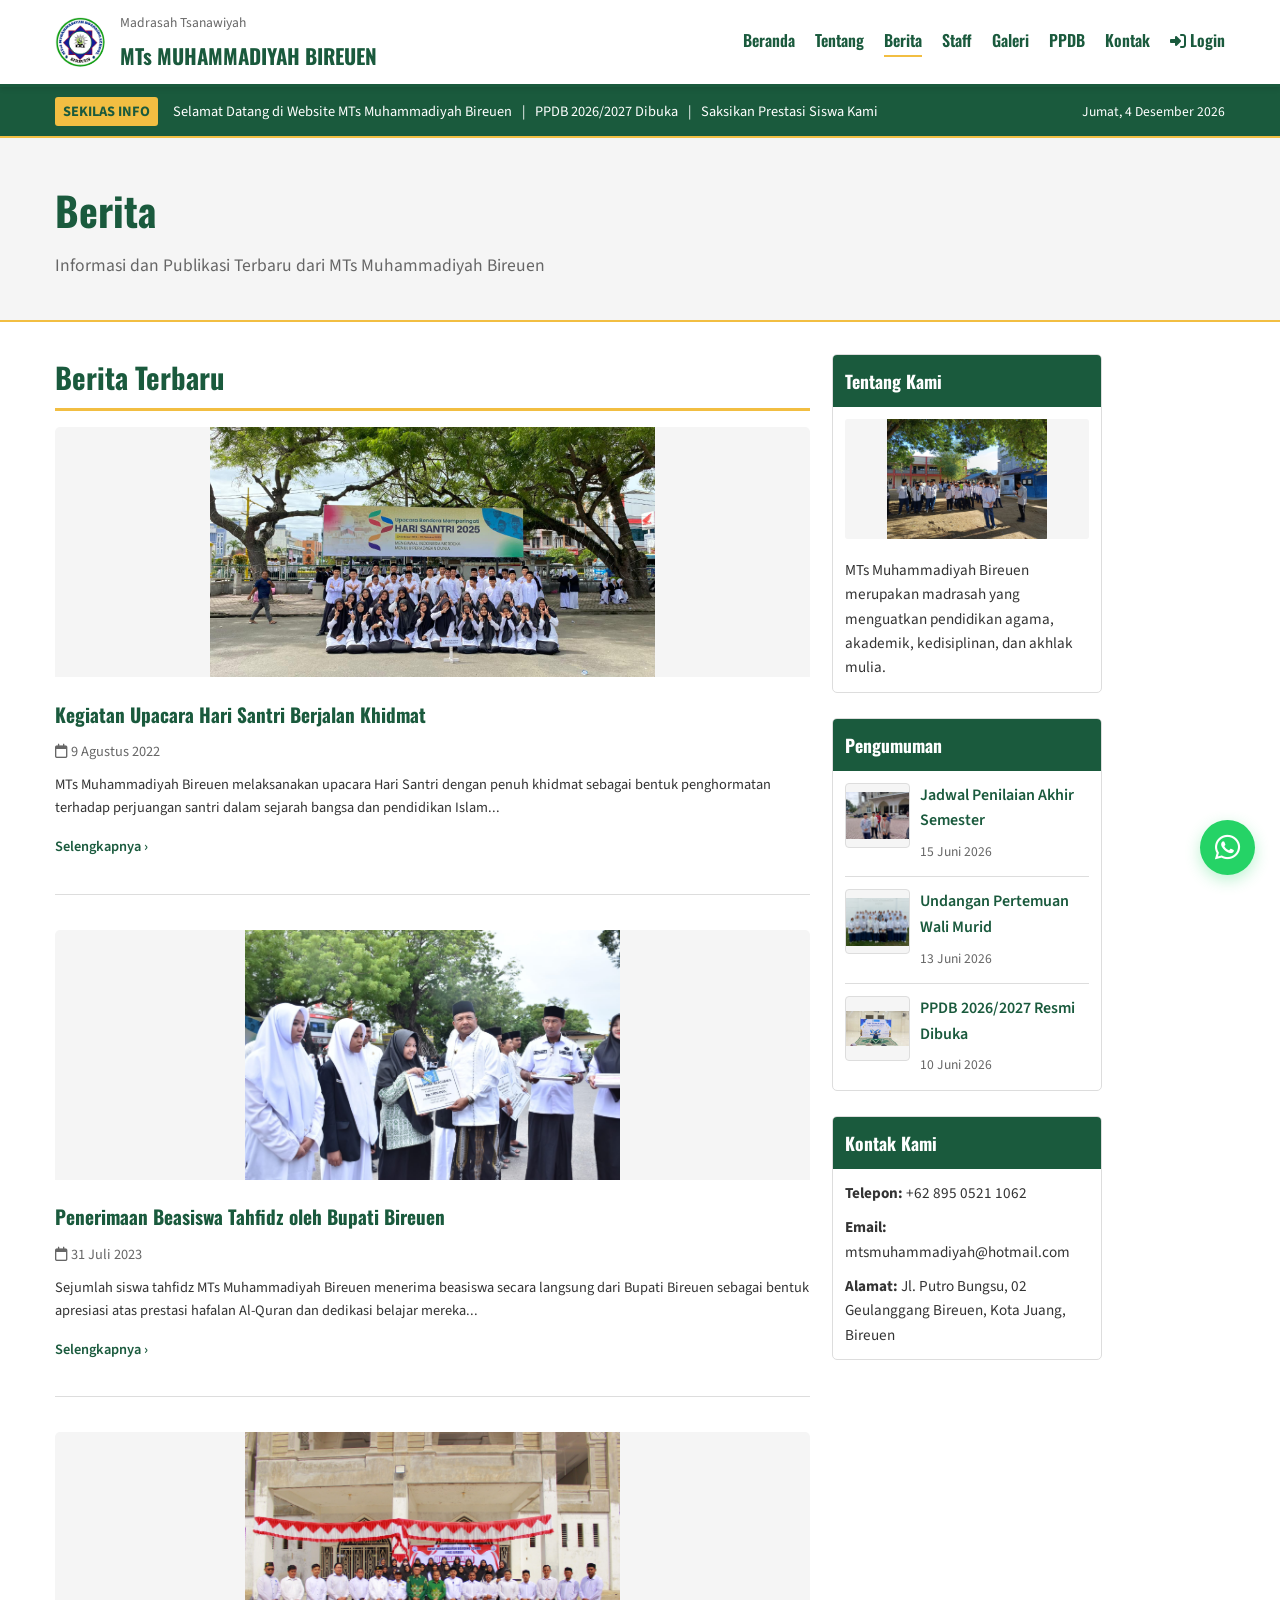
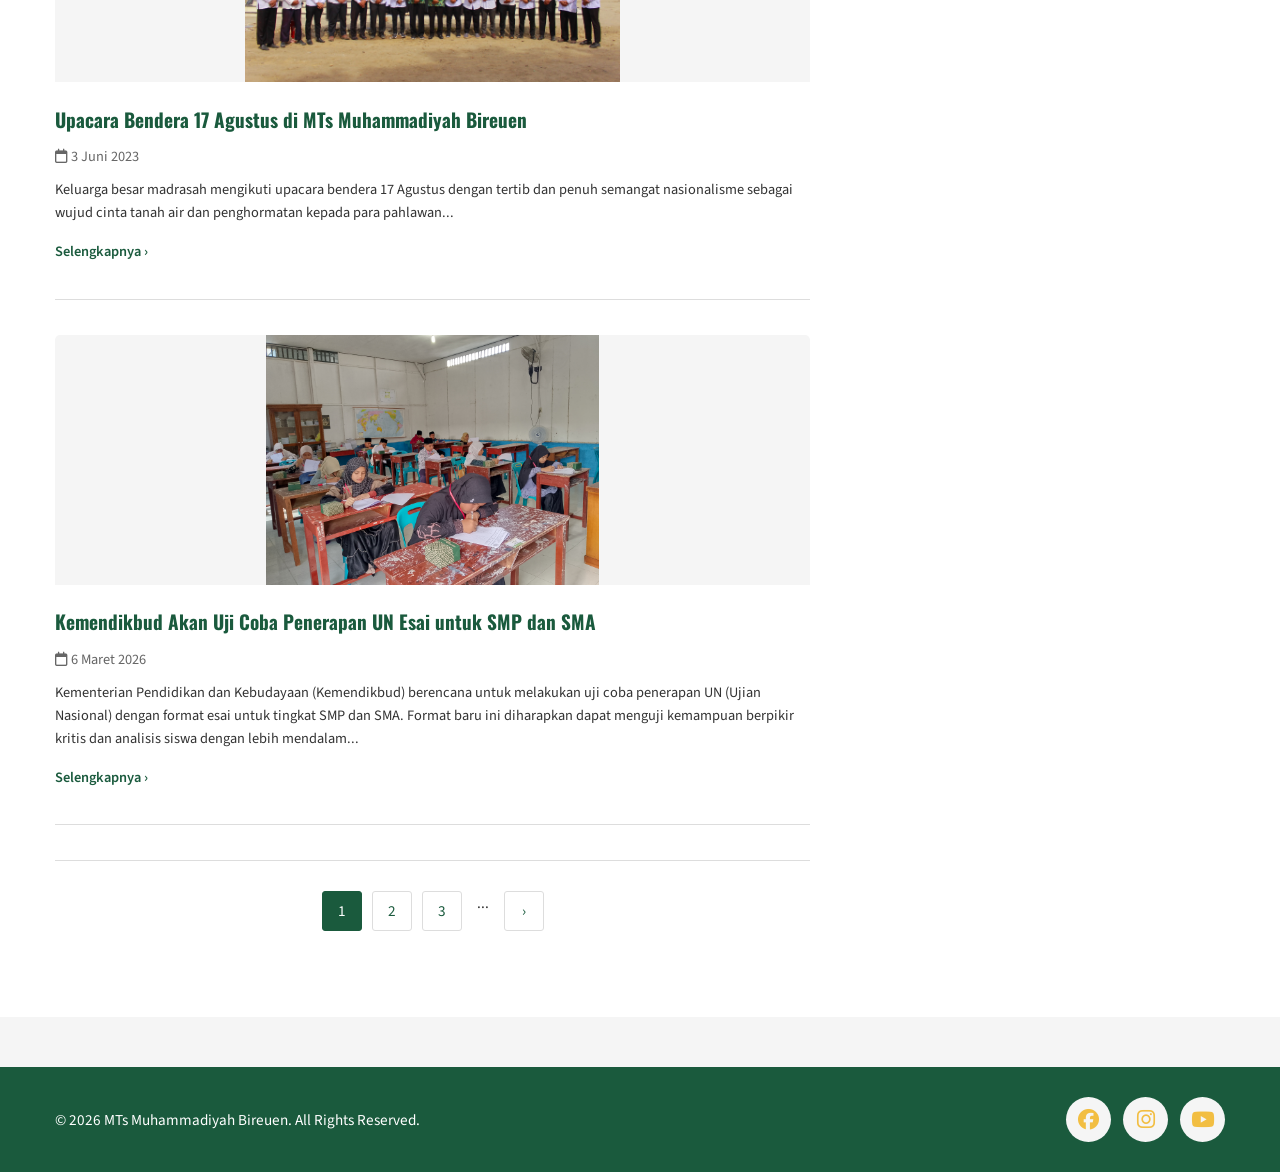
<file: berita.html>
﻿<!DOCTYPE html>
<html lang="id">
<head>
    <meta charset="UTF-8">
    <meta name="viewport" content="width=device-width, initial-scale=1.0">
    <title>Berita | MTs Muhammadiyah Bireuen</title>
    <link rel="stylesheet" href="style.css">
    <link rel="stylesheet" href="https://cdnjs.cloudflare.com/ajax/libs/font-awesome/6.5.2/css/all.min.css">
    <link href="https://fonts.googleapis.com/css2?family=Oswald:wght@400;700&family=Source+Sans+3:wght@400;600&display=swap" rel="stylesheet">
</head>
<body>
    <!-- NAVIGATION -->
    <nav class="navbar">
        <div class="container">
            <div class="nav-content">
                <div class="logo-section">
                    <img src="Image/logo%20mts.png" alt="Logo MTs Muhammadiyah Bireuen" class="logo">
                    <div class="school-info">
                        <p class="school-type">Madrasah Tsanawiyah</p>
                        <h1>MTs MUHAMMADIYAH BIREUEN</h1>
                    </div>
                </div>
                <button class="nav-toggle" aria-label="Toggle Menu">
                    <i class="fas fa-bars"></i>
                </button>
                <ul class="nav-menu">
                    <li><a href="index.html">Beranda</a></li>
                    <li><a href="tentang.html">Tentang</a></li>
                    <li><a href="berita.html" class="active">Berita</a></li>
                    <li><a href="staff.html">Staff</a></li>
                    <li><a href="galeri.html">Galeri</a></li>
                    <li><a href="ppbd.html">PPDB</a></li>
                    <li><a href="kontak.html">Kontak</a></li>
                    <li><a href="login.html"><i class="fas fa-sign-in-alt"></i> Login</a></li>
                </ul>
            </div>
        </div>
    </nav>

    <!-- TICKER INFO -->
    <div class="ticker-info">
        <div class="container">
            <span class="ticker-label">SEKILAS INFO</span>
            <div class="ticker-content">
                <span>Selamat Datang di Website MTs Muhammadiyah Bireuen</span>
                <span>|</span>
                <span>PPDB 2026/2027 Dibuka</span>
                <span>|</span>
                <span>Saksikan Prestasi Siswa Kami</span>
            </div>
            <span class="ticker-date" id="info-date"></span>
        </div>
    </div>

    <!-- PAGE TITLE -->
    <div class="page-title">
        <h1>Berita</h1>
        <p>Informasi dan Publikasi Terbaru dari MTs Muhammadiyah Bireuen</p>
    </div>

    <!-- MAIN CONTENT -->
    <main class="main-container">
        <div class="container">
            <div class="layout-2col">
                <!-- LEFT COLUMN -->
                <article class="content-main">
                    <section class="section">
                        <h2 class="section-title">Berita Terbaru</h2>
                        
                        <article class="news-item">
                            <div class="news-image">
                                <img src="Image/kegiatan%2010.jpeg" alt="Kegiatan upacara Hari Santri di madrasah">
                            </div>
                            <h3>Kegiatan Upacara Hari Santri Berjalan Khidmat</h3>
                            <p class="date"><i class="far fa-calendar"></i> 9 Agustus 2022</p>
                            <p>MTs Muhammadiyah Bireuen melaksanakan upacara Hari Santri dengan penuh khidmat sebagai bentuk penghormatan terhadap perjuangan santri dalam sejarah bangsa dan pendidikan Islam...</p>
                            <span class="read-more">Selengkapnya ›</span>
                        </article>

                        <article class="news-item">
                            <div class="news-image">
                                <img src="Image/Kegiatan%202.jpeg" alt="Penerimaan beasiswa tahfidz oleh Bupati Bireuen">
                            </div>
                            <h3>Penerimaan Beasiswa Tahfidz oleh Bupati Bireuen</h3>
                            <p class="date"><i class="far fa-calendar"></i> 31 Juli 2023</p>
                            <p>Sejumlah siswa tahfidz MTs Muhammadiyah Bireuen menerima beasiswa secara langsung dari Bupati Bireuen sebagai bentuk apresiasi atas prestasi hafalan Al-Quran dan dedikasi belajar mereka...</p>
                            <span class="read-more">Selengkapnya ›</span>
                        </article>

                        <article class="news-item">
                            <div class="news-image">
                                <img src="Image/Kegiatan%203.jpeg" alt="Upacara bendera 17 Agustus di lingkungan madrasah">
                            </div>
                            <h3>Upacara Bendera 17 Agustus di MTs Muhammadiyah Bireuen</h3>
                            <p class="date"><i class="far fa-calendar"></i> 3 Juni 2023</p>
                            <p>Keluarga besar madrasah mengikuti upacara bendera 17 Agustus dengan tertib dan penuh semangat nasionalisme sebagai wujud cinta tanah air dan penghormatan kepada para pahlawan...</p>
                            <span class="read-more">Selengkapnya ›</span>
                        </article>

                        <article class="news-item">
                            <div class="news-image">
                                <img src="Image/semangat%20belajar.jpg.jpeg" alt="Semangat belajar siswa madrasah">
                            </div>
                            <h3>Kemendikbud Akan Uji Coba Penerapan UN Esai untuk SMP dan SMA</h3>
                            <p class="date"><i class="far fa-calendar"></i> 6 Maret 2026</p>
                            <p>Kementerian Pendidikan dan Kebudayaan (Kemendikbud) berencana untuk melakukan uji coba penerapan UN (Ujian Nasional) dengan format esai untuk tingkat SMP dan SMA. Format baru ini diharapkan dapat menguji kemampuan berpikir kritis dan analisis siswa dengan lebih mendalam...</p>
                            <span class="read-more">Selengkapnya ›</span>
                        </article>

                        <!-- PAGINATION -->
                        <div class="pagination">
                            <a href="#" class="page-link active">1</a>
                            <a href="#" class="page-link">2</a>
                            <a href="#" class="page-link">3</a>
                            <span class="page-dots">...</span>
                            <a href="#" class="page-link">›</a>
                        </div>
                    </section>
                </article>

                <!-- RIGHT SIDEBAR -->
                <aside class="sidebar">
                    <div class="widget">
                        <div class="widget-header">
                            <h3>Tentang Kami</h3>
                        </div>
                        <div class="widget-body">
                            <img src="Image/Kegiatan%204.jpeg" alt="Kegiatan siswa MTs Muhammadiyah Bireuen" class="widget-logo">
                            <p>MTs Muhammadiyah Bireuen merupakan madrasah yang menguatkan pendidikan agama, akademik, kedisiplinan, dan akhlak mulia.</p>
                        </div>
                    </div>

                    <div class="widget">
                        <div class="widget-header">
                            <h3>Pengumuman</h3>
                        </div>
                        <div class="widget-body">
                            <div class="announcement-list">
                                <div class="announcement-item">
                                    <div class="announcement-media">
                                        <img src="Image/3512.jpg.jpeg" alt="Pengumuman jadwal penilaian" class="announcement-thumb">
                                        <div>
                                            <a href="#">Jadwal Penilaian Akhir Semester</a>
                                            <span class="date">15 Juni 2026</span>
                                        </div>
                                    </div>
                                </div>
                                <div class="announcement-item">
                                    <div class="announcement-media">
                                        <img src="Image/3538.jpg.jpeg" alt="Pengumuman undangan wali murid" class="announcement-thumb">
                                        <div>
                                            <a href="#">Undangan Pertemuan Wali Murid</a>
                                            <span class="date">13 Juni 2026</span>
                                        </div>
                                    </div>
                                </div>
                                <div class="announcement-item">
                                    <div class="announcement-media">
                                        <img src="Image/tasmi'.jpeg" alt="Pengumuman pembukaan PPDB" class="announcement-thumb">
                                        <div>
                                            <a href="#">PPDB 2026/2027 Resmi Dibuka</a>
                                            <span class="date">10 Juni 2026</span>
                                        </div>
                                    </div>
                                </div>
                            </div>
                        </div>
                    </div>

                    <div class="widget">
                        <div class="widget-header">
                            <h3>Kontak Kami</h3>
                        </div>
                        <div class="widget-body">
                            <p><strong>Telepon:</strong> +62 895 0521 1062</p>
                            <p><strong>Email:</strong> mtsmuhammadiyah@hotmail.com</p>
                            <p><strong>Alamat:</strong> Jl. Putro Bungsu, 02 Geulanggang Bireuen, Kota Juang, Bireuen</p>
                        </div>
                    </div>
                </aside>
            </div>
        </div>
    </main>

    <!-- FOOTER -->
    <footer class="footer">
        <div class="container">
            <div class="footer-content">
                <p>&copy; 2026 MTs Muhammadiyah Bireuen. All Rights Reserved.</p>
                <div class="social-links">
                    <a href="#" title="Facebook"><i class="fab fa-facebook"></i></a>
                                        <a href="#" title="Instagram"><i class="fab fa-instagram"></i></a>
                    <a href="#" title="YouTube"><i class="fab fa-youtube"></i></a>
                </div>
            </div>
        </div>
    </footer>

    <!-- WHATSAPP BUTTON -->
    <a href="https://wa.me/6289505211062?text=Assalamualaikum%20warahmatullahi%20wabarakatuh.%20Mohon%20izin%2C%20saya%20ingin%20menanyakan%20informasi%20terkait%20Penerimaan%20Peserta%20Didik%20Baru%20%28PPDB%29%20di%20MTs%20Muhammadiyah%20Bireuen.%20Terima%20kasih." target="_blank" class="whatsapp-btn" title="Butuh Bantuan?">
        <i class="fab fa-whatsapp"></i>
    </a>

    <script src="script.js"></script>
</body>
</html>
</file>
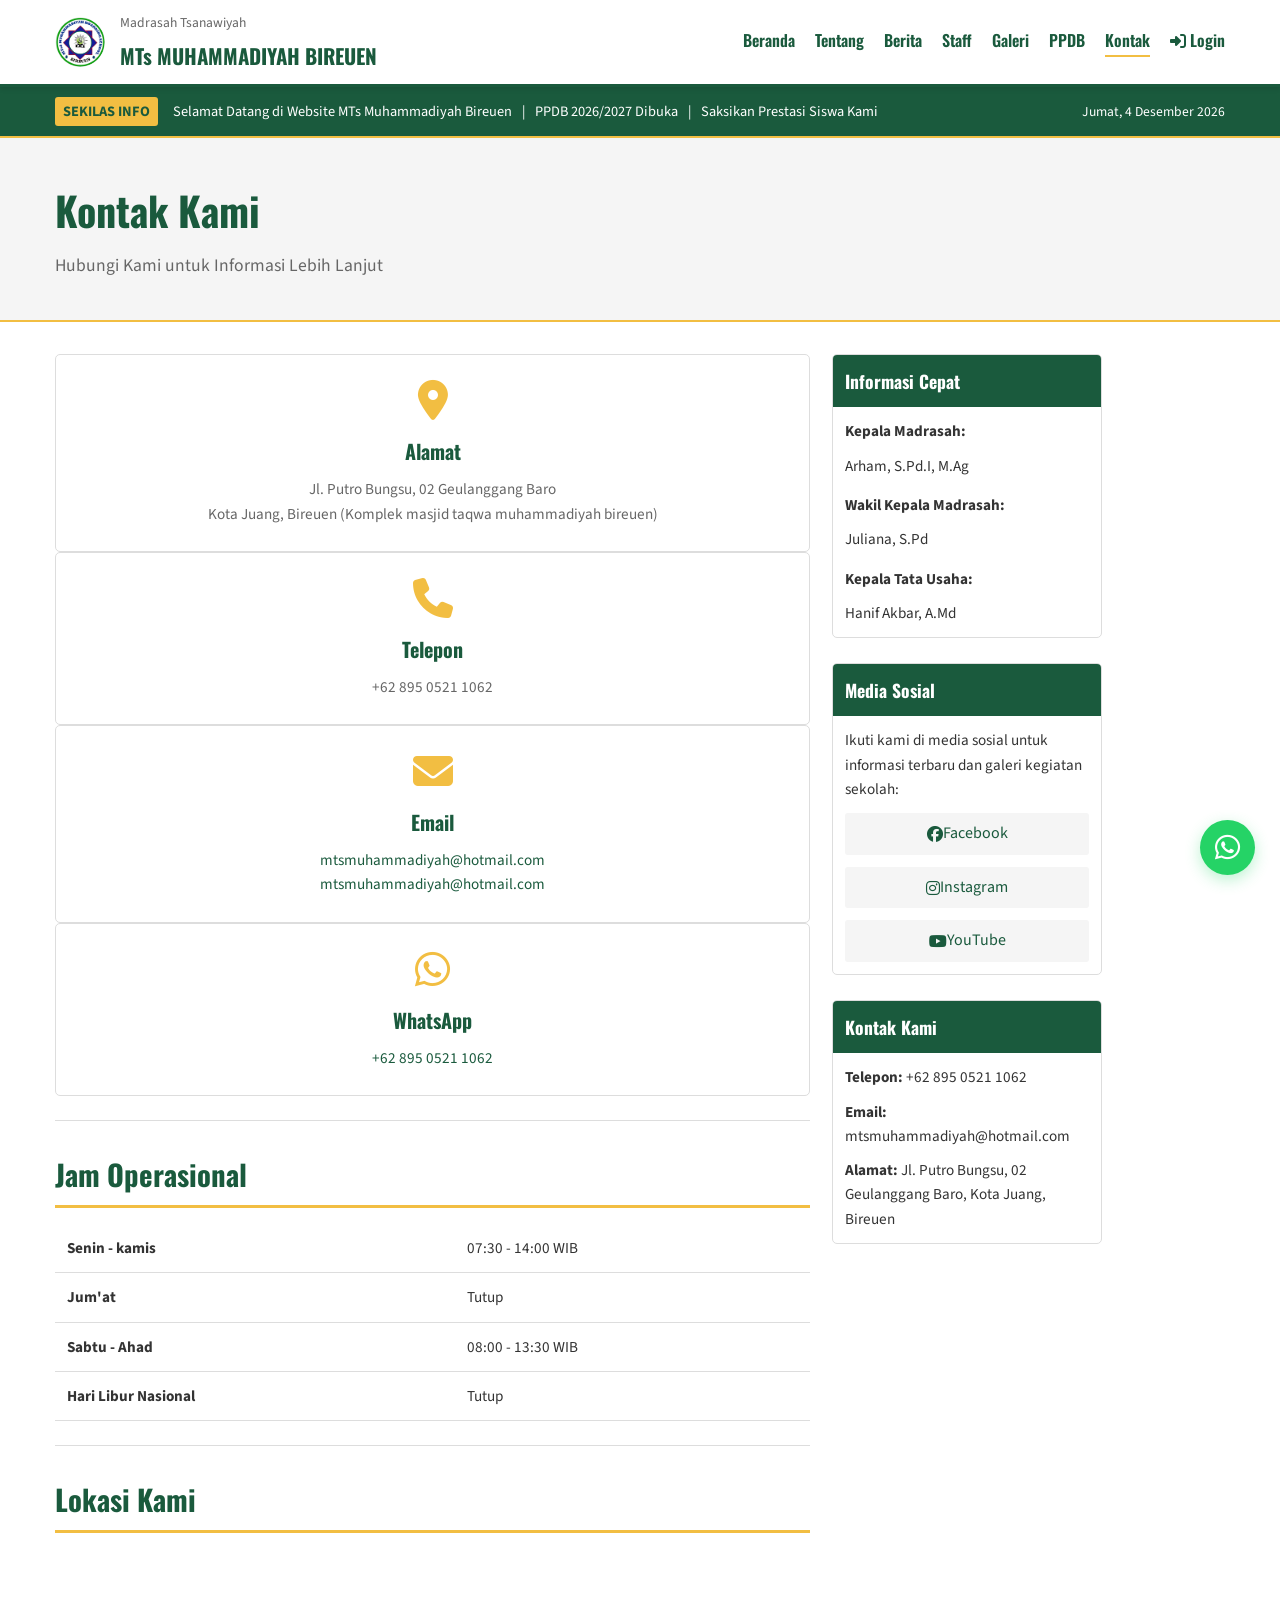
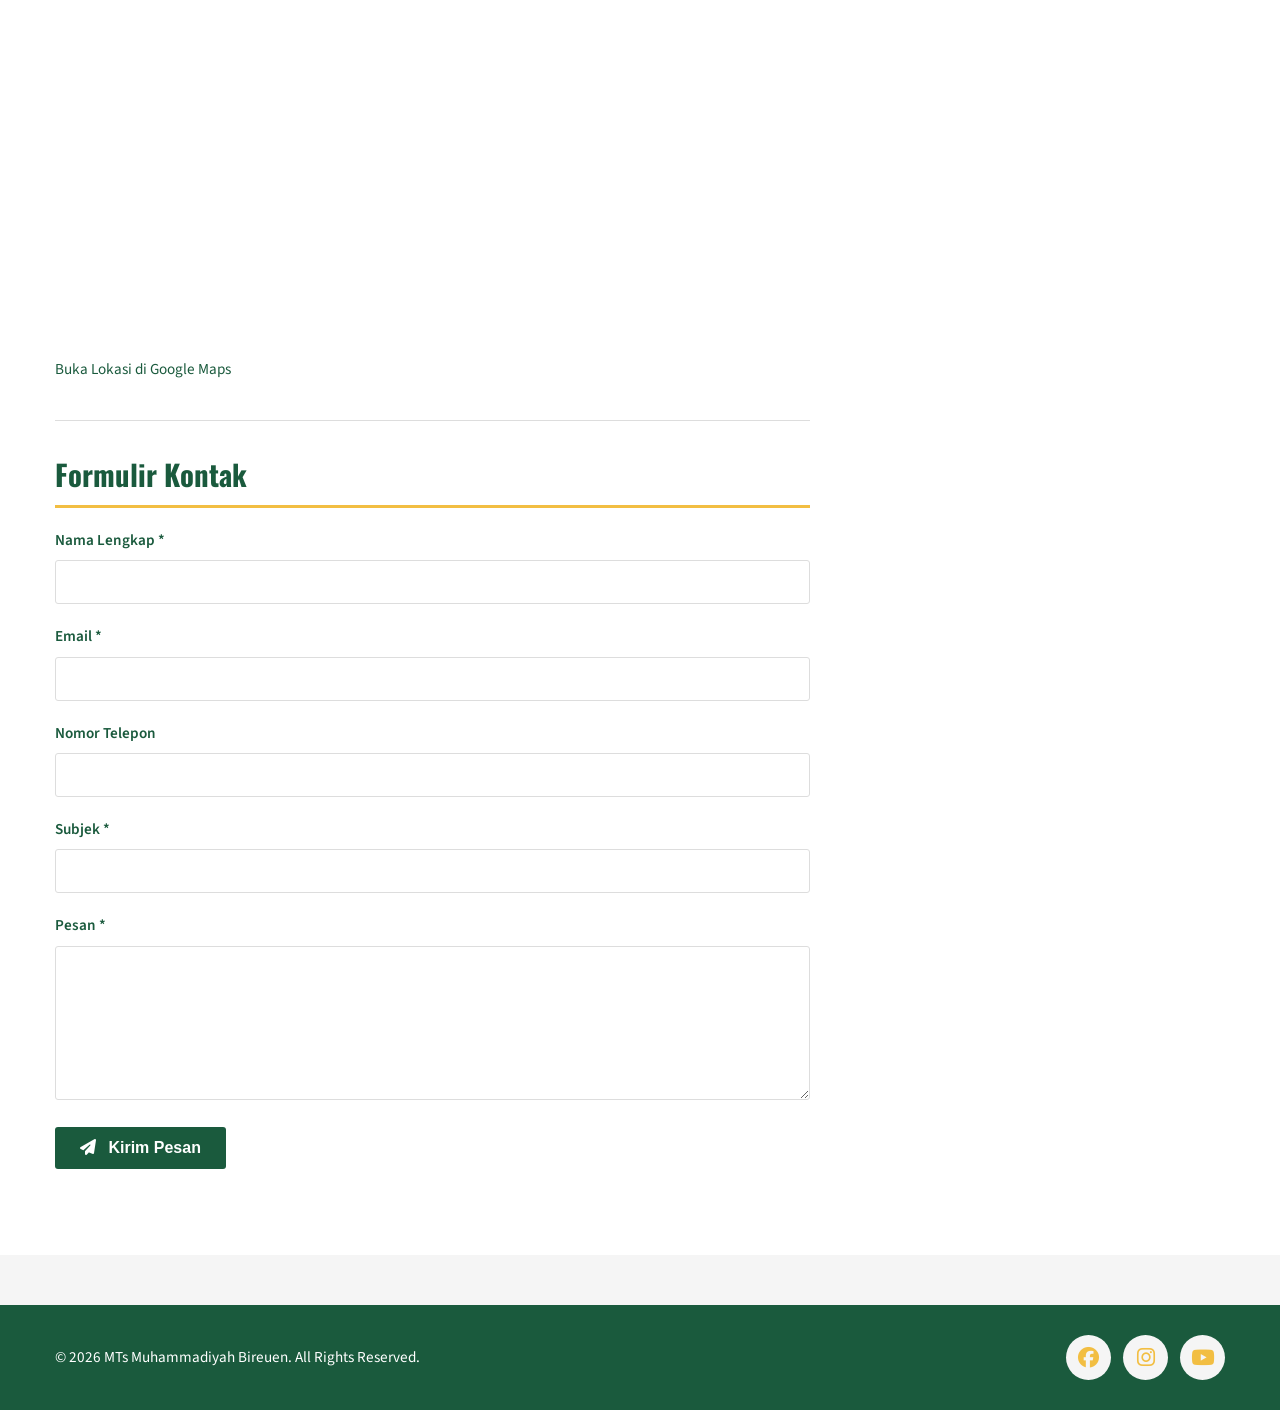
<file: kontak.html>
﻿<!DOCTYPE html>
<html lang="id">
<head>
    <meta charset="UTF-8">
    <meta name="viewport" content="width=device-width, initial-scale=1.0">
    <title>Kontak | MTs Muhammadiyah Bireuen</title>
    <link rel="stylesheet" href="style.css">
    <link rel="stylesheet" href="https://cdnjs.cloudflare.com/ajax/libs/font-awesome/6.5.2/css/all.min.css">
    <link href="https://fonts.googleapis.com/css2?family=Oswald:wght@400;700&family=Source+Sans+3:wght@400;600&display=swap" rel="stylesheet">
</head>
<body>
    <!-- NAVIGATION -->
    <nav class="navbar">
        <div class="container">
            <div class="nav-content">
                <div class="logo-section">
                    <img src="Image/logo%20mts.png" alt="Logo MTs Muhammadiyah Bireuen" class="logo">
                    <div class="school-info">
                        <p class="school-type">Madrasah Tsanawiyah</p>
                        <h1>MTs MUHAMMADIYAH BIREUEN</h1>
                    </div>
                </div>
                <button class="nav-toggle" aria-label="Toggle Menu">
                    <i class="fas fa-bars"></i>
                </button>
                <ul class="nav-menu">
                    <li><a href="index.html">Beranda</a></li>
                    <li><a href="tentang.html">Tentang</a></li>
                    <li><a href="berita.html">Berita</a></li>
                    <li><a href="staff.html">Staff</a></li>
                    <li><a href="galeri.html">Galeri</a></li>
                    <li><a href="ppbd.html">PPDB</a></li>
                    <li><a href="kontak.html" class="active">Kontak</a></li>
                    <li><a href="login.html"><i class="fas fa-sign-in-alt"></i> Login</a></li>
                </ul>
            </div>
        </div>
    </nav>

    <!-- TICKER INFO -->
    <div class="ticker-info">
        <div class="container">
            <span class="ticker-label">SEKILAS INFO</span>
            <div class="ticker-content">
                <span>Selamat Datang di Website MTs Muhammadiyah Bireuen</span>
                <span>|</span>
                <span>PPDB 2026/2027 Dibuka</span>
                <span>|</span>
                <span>Saksikan Prestasi Siswa Kami</span>
            </div>
            <span class="ticker-date" id="info-date"></span>
        </div>
    </div>

    <!-- PAGE TITLE -->
    <div class="page-title">
        <h1>Kontak Kami</h1>
        <p>Hubungi Kami untuk Informasi Lebih Lanjut</p>
    </div>

    <!-- MAIN CONTENT -->
    <main class="main-container">
        <div class="container">
            <div class="layout-2col">
                <!-- LEFT COLUMN -->
                <article class="content-main">
                    <!-- CONTACT CARDS -->
                    <section class="section">
                        <div class="contact-cards">
                            <div class="contact-card">
                                <i class="fas fa-map-marker-alt"></i>
                                <h4>Alamat</h4>
                                <p>Jl. Putro Bungsu, 02 Geulanggang Baro<br>Kota Juang, Bireuen (Komplek masjid taqwa muhammadiyah bireuen)</p>
                            </div>
                            <div class="contact-card">
                                <i class="fas fa-phone"></i>
                                <h4>Telepon</h4>
                                <p>+62 895 0521 1062</p>
                            </div>
                            <div class="contact-card">
                                <i class="fas fa-envelope"></i>
                                <h4>Email</h4>
                                <p><a href="mailto:mtsmuhammadiyah@hotmail.com">mtsmuhammadiyah@hotmail.com</a><br><a href="mailto:mtsmuhammadiyah@hotmail.com">mtsmuhammadiyah@hotmail.com</a></p>
                            </div>
                            <div class="contact-card">
                                <i class="fab fa-whatsapp"></i>
                                <h4>WhatsApp</h4>
                                <p><a href="https://wa.me/6289505211062?text=Assalamualaikum%20warahmatullahi%20wabarakatuh.%20Mohon%20izin%2C%20saya%20ingin%20menanyakan%20informasi%20terkait%20Penerimaan%20Peserta%20Didik%20Baru%20%28PPDB%29%20di%20MTs%20Muhammadiyah%20Bireuen.%20Terima%20kasih.">+62 895 0521 1062</a></p>
                            </div>
                        </div>
                    </section>

                    <!-- SCHEDULE -->
                    <section class="section">
                        <h2 class="section-title">Jam Operasional</h2>
                        <table class="schedule-table">
                            <tr>
                                <td><strong>Senin - kamis</strong></td>
                                <td>07:30 - 14:00 WIB</td>
                            </tr>
                            <tr>
                                <td><strong>Jum'at</strong></td>
                                <td>Tutup</td>
                            </tr>
                            <tr>
                                <td><strong>Sabtu - Ahad</strong></td>
                                <td>08:00 - 13:30 WIB</td>
                            </tr>
                            <tr>
                                <td><strong>Hari Libur Nasional</strong></td>
                                <td>Tutup</td>
                            </tr>
                        </table>
                    </section>

                    <!-- LOCATION MAP -->
                    <section class="section">
                        <h2 class="section-title">Lokasi Kami</h2>
                        <iframe src="https://www.google.com/maps/embed?pb=!1m18!1m12!1m3!1d3990.537260929877!2d95.66599!3d5.194444!2m3!1f0!2f0!3f0!3m2!1i1024!2i768!4f13.1!3m3!1m2!1s0x3044f3d8d2e7d7d7%3A0x3d7d7d7d7d7d7d7d!2sMTs%20Muhammadiyah%20Bireuen!5e0!3m2!1sid!2sid!4v1234567890" width="100%" height="400" style="border:0;" allowfullscreen="" loading="lazy" referrerpolicy="no-referrer-when-downgrade"></iframe>
                        <p><a href="https://share.google/vIx528P9S3WehsUuB" target="_blank" rel="noopener noreferrer">Buka Lokasi di Google Maps</a></p>
                    </section>

                    <!-- CONTACT FORM -->
                    <section class="section">
                        <h2 class="section-title">Formulir Kontak</h2>
                        <form class="contact-form" id="contactForm">
                            <div class="form-group">
                                <label for="name">Nama Lengkap *</label>
                                <input type="text" id="name" name="name" required>
                            </div>

                            <div class="form-group">
                                <label for="email">Email *</label>
                                <input type="email" id="email" name="email" required>
                            </div>

                            <div class="form-group">
                                <label for="phone">Nomor Telepon</label>
                                <input type="tel" id="phone" name="phone">
                            </div>

                            <div class="form-group">
                                <label for="subject">Subjek *</label>
                                <input type="text" id="subject" name="subject" required>
                            </div>

                            <div class="form-group">
                                <label for="message">Pesan *</label>
                                <textarea id="message" name="message" rows="6" required></textarea>
                            </div>

                            <button type="submit" class="btn btn-primary"><i class="fas fa-paper-plane"></i> Kirim Pesan</button>
                        </form>
                    </section>
                </article>

                <!-- RIGHT SIDEBAR -->
                <aside class="sidebar">
                    <div class="widget">
                        <div class="widget-header">
                            <h3>Informasi Cepat</h3>
                        </div>
                        <div class="widget-body">
                            <p><strong>Kepala Madrasah:</strong></p>
                            <p>Arham, S.Pd.I, M.Ag</p>
                            <p style="margin-top: 15px;"><strong>Wakil Kepala Madrasah:</strong></p>
                            <p>Juliana, S.Pd</p>
                            <p style="margin-top: 15px;"><strong>Kepala Tata Usaha:</strong></p>
                            <p>Hanif Akbar, A.Md</p>
                        </div>
                    </div>

                    <div class="widget">
                        <div class="widget-header">
                            <h3>Media Sosial</h3>
                        </div>
                        <div class="widget-body">
                            <p>Ikuti kami di media sosial untuk informasi terbaru dan galeri kegiatan sekolah:</p>
                            <div class="social-links-widget">
                                <a href="https://www.facebook.com/Mtsmuhammadiyahbireuen/" target="_blank" rel="noopener noreferrer"><i class="fab fa-facebook"></i> Facebook</a>
                                <a href="https://www.instagram.com/mtsmuhammadiyahbireuen?igsh=ZjJ0NnJ4OG1zcTU2" target="_blank" rel="noopener noreferrer"><i class="fab fa-instagram"></i> Instagram</a>
                                <a href="#"><i class="fab fa-youtube"></i> YouTube</a>
                            </div>
                        </div>
                    </div>

                    <div class="widget">
                        <div class="widget-header">
                            <h3>Kontak Kami</h3>
                        </div>
                        <div class="widget-body">
                            <p><strong>Telepon:</strong> +62 895 0521 1062</p>
                            <p><strong>Email:</strong> mtsmuhammadiyah@hotmail.com</p>
                            <p><strong>Alamat:</strong> Jl. Putro Bungsu, 02 Geulanggang Baro, Kota Juang, Bireuen</p>
                        </div>
                    </div>
                </aside>
            </div>
        </div>
    </main>

    <!-- FOOTER -->
    <footer class="footer">
        <div class="container">
            <div class="footer-content">
                <p>&copy; 2026 MTs Muhammadiyah Bireuen. All Rights Reserved.</p>
                <div class="social-links">
                    <a href="https://www.facebook.com/Mtsmuhammadiyahbireuen/" target="_blank" rel="noopener noreferrer" title="Facebook"><i class="fab fa-facebook"></i></a>
                                        <a href="https://www.instagram.com/mtsmuhammadiyahbireuen?igsh=ZjJ0NnJ4OG1zcTU2" target="_blank" rel="noopener noreferrer" title="Instagram"><i class="fab fa-instagram"></i></a>
                    <a href="#" title="YouTube"><i class="fab fa-youtube"></i></a>
                </div>
            </div>
        </div>
    </footer>

    <!-- WHATSAPP BUTTON -->
    <a href="https://wa.me/6289505211062?text=Assalamualaikum%20warahmatullahi%20wabarakatuh.%20Mohon%20izin%2C%20saya%20ingin%20menanyakan%20informasi%20terkait%20Penerimaan%20Peserta%20Didik%20Baru%20%28PPDB%29%20di%20MTs%20Muhammadiyah%20Bireuen.%20Terima%20kasih." target="_blank" class="whatsapp-btn" title="Butuh Bantuan?">
        <i class="fab fa-whatsapp"></i>
    </a>

    <script src="script.js"></script>
</body>
</html>
</file>
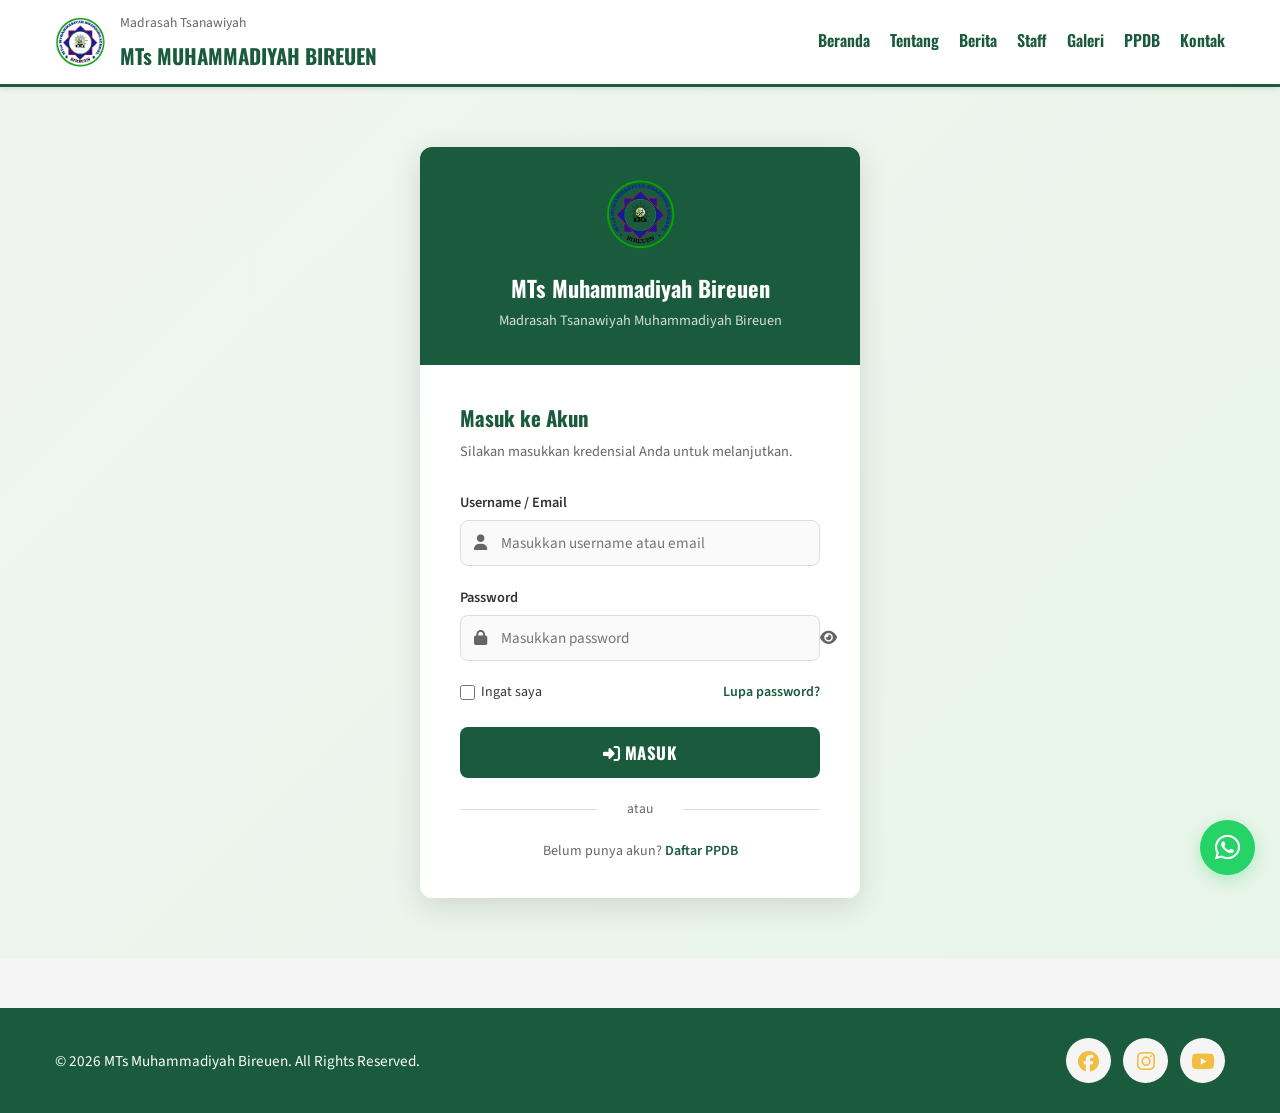
<file: login.html>
<!DOCTYPE html>
<html lang="id">
<head>
    <meta charset="UTF-8">
    <meta name="viewport" content="width=device-width, initial-scale=1.0">
    <title>Login | MTs Muhammadiyah Bireuen</title>
    <link rel="stylesheet" href="style.css">
    <link rel="stylesheet" href="https://cdnjs.cloudflare.com/ajax/libs/font-awesome/6.5.2/css/all.min.css">
    <link href="https://fonts.googleapis.com/css2?family=Oswald:wght@400;700&family=Source+Sans+3:wght@400;600&display=swap" rel="stylesheet">
    <style>
        .login-section {
            min-height: calc(100vh - 220px);
            display: flex;
            align-items: center;
            justify-content: center;
            padding: 60px 15px;
            background: linear-gradient(135deg, #f0f4f0 0%, #e8f5e9 100%);
        }

        .login-card {
            background: #fff;
            border-radius: 12px;
            box-shadow: 0 8px 30px rgba(0, 0, 0, 0.12);
            width: 100%;
            max-width: 440px;
            overflow: hidden;
        }

        .login-header {
            background: var(--primary-color);
            padding: 32px 40px;
            text-align: center;
        }

        .login-header img {
            width: 70px;
            height: 70px;
            object-fit: contain;
            margin-bottom: 12px;
        }

        .login-header h2 {
            color: #fff;
            font-size: 1.4rem;
            margin: 0;
        }

        .login-header p {
            color: rgba(255, 255, 255, 0.8);
            font-size: 0.9rem;
            margin: 4px 0 0;
        }

        .login-body {
            padding: 36px 40px;
        }

        .login-body h3 {
            font-size: 1.3rem;
            color: var(--primary-color);
            margin-bottom: 6px;
        }

        .login-body .login-subtitle {
            font-size: 0.9rem;
            color: var(--text-muted);
            margin-bottom: 28px;
        }

        .form-group {
            margin-bottom: 20px;
        }

        .form-group label {
            display: block;
            font-weight: 600;
            font-size: 0.9rem;
            color: var(--text-dark);
            margin-bottom: 6px;
        }

        .input-wrapper {
            position: relative;
        }

        .input-wrapper i {
            position: absolute;
            left: 14px;
            top: 50%;
            transform: translateY(-50%);
            color: var(--text-muted);
            font-size: 0.95rem;
        }

        .input-wrapper input {
            width: 100%;
            padding: 11px 14px 11px 40px;
            border: 1.5px solid var(--border-color);
            border-radius: 8px;
            font-family: 'Source Sans 3', sans-serif;
            font-size: 0.95rem;
            color: var(--text-dark);
            background: #fafafa;
            transition: border-color 0.3s, box-shadow 0.3s;
            outline: none;
        }

        .input-wrapper input:focus {
            border-color: var(--primary-color);
            background: #fff;
            box-shadow: 0 0 0 3px rgba(26, 90, 61, 0.1);
        }

        .toggle-password {
            position: absolute;
            right: 14px;
            top: 50%;
            transform: translateY(-50%);
            background: none;
            border: none;
            cursor: pointer;
            color: var(--text-muted);
            font-size: 0.95rem;
            padding: 0;
            line-height: 1;
        }

        .toggle-password:hover {
            color: var(--primary-color);
        }

        .form-options {
            display: flex;
            justify-content: space-between;
            align-items: center;
            margin-bottom: 24px;
            font-size: 0.875rem;
        }

        .remember-me {
            display: flex;
            align-items: center;
            gap: 6px;
            cursor: pointer;
            color: var(--text-dark);
        }

        .remember-me input[type="checkbox"] {
            accent-color: var(--primary-color);
            width: 15px;
            height: 15px;
            cursor: pointer;
        }

        .forgot-link {
            color: var(--primary-color);
            font-weight: 600;
            transition: color 0.3s;
        }

        .forgot-link:hover {
            color: var(--secondary-color);
        }

        .btn-login {
            width: 100%;
            padding: 13px;
            background: var(--primary-color);
            color: #fff;
            border: none;
            border-radius: 8px;
            font-family: 'Oswald', sans-serif;
            font-size: 1.05rem;
            font-weight: 700;
            letter-spacing: 0.5px;
            cursor: pointer;
            transition: background 0.3s, transform 0.1s;
        }

        .btn-login:hover {
            background: #144a31;
        }

        .btn-login:active {
            transform: scale(0.99);
        }

        .login-alert {
            display: none;
            padding: 10px 14px;
            border-radius: 8px;
            font-size: 0.875rem;
            margin-bottom: 18px;
        }

        .login-alert.error {
            background: #fdecea;
            color: var(--error);
            border: 1px solid #f5c6cb;
        }

        .login-alert.success {
            background: #eafaf1;
            color: var(--success);
            border: 1px solid #a9dfbf;
        }

        .login-divider {
            text-align: center;
            margin: 20px 0;
            position: relative;
            color: var(--text-muted);
            font-size: 0.85rem;
        }

        .login-divider::before,
        .login-divider::after {
            content: '';
            position: absolute;
            top: 50%;
            width: 38%;
            height: 1px;
            background: var(--border-color);
        }

        .login-divider::before { left: 0; }
        .login-divider::after { right: 0; }

        .login-footer-text {
            text-align: center;
            font-size: 0.875rem;
            color: var(--text-muted);
            margin-top: 20px;
            margin-bottom: 0;
        }

        .login-footer-text a {
            color: var(--primary-color);
            font-weight: 600;
        }

        @media (max-width: 480px) {
            .login-header,
            .login-body {
                padding-left: 24px;
                padding-right: 24px;
            }
        }
    </style>
</head>
<body>
    <!-- NAVIGATION -->
    <nav class="navbar">
        <div class="container">
            <div class="nav-content">
                <div class="logo-section">
                    <img src="Image/logo%20mts.png" alt="Logo MTs Muhammadiyah Bireuen" class="logo">
                    <div class="school-info">
                        <p class="school-type">Madrasah Tsanawiyah</p>
                        <h1>MTs MUHAMMADIYAH BIREUEN</h1>
                    </div>
                </div>
                <button class="nav-toggle" aria-label="Toggle Menu">
                    <i class="fas fa-bars"></i>
                </button>
                <ul class="nav-menu">
                    <li><a href="index.html">Beranda</a></li>
                    <li><a href="tentang.html">Tentang</a></li>
                    <li><a href="berita.html">Berita</a></li>
                    <li><a href="staff.html">Staff</a></li>
                    <li><a href="galeri.html">Galeri</a></li>
                    <li><a href="ppbd.html">PPDB</a></li>
                    <li><a href="kontak.html">Kontak</a></li>
                </ul>
            </div>
        </div>
    </nav>

    <!-- LOGIN SECTION -->
    <section class="login-section">
        <div class="login-card">
            <div class="login-header">
                <img src="Image/logo%20mts.png" alt="Logo MTs Muhammadiyah Bireuen">
                <h2>MTs Muhammadiyah Bireuen</h2>
                <p>Madrasah Tsanawiyah Muhammadiyah Bireuen</p>
            </div>
            <div class="login-body">
                <h3>Masuk ke Akun</h3>
                <p class="login-subtitle">Silakan masukkan kredensial Anda untuk melanjutkan.</p>

                <div class="login-alert" id="login-alert" role="alert"></div>

                <form id="login-form" novalidate>
                    <div class="form-group">
                        <label for="username">Username / Email</label>
                        <div class="input-wrapper">
                            <i class="fas fa-user"></i>
                            <input type="text" id="username" name="username" placeholder="Masukkan username atau email" autocomplete="username" required>
                        </div>
                    </div>
                    <div class="form-group">
                        <label for="password">Password</label>
                        <div class="input-wrapper">
                            <i class="fas fa-lock"></i>
                            <input type="password" id="password" name="password" placeholder="Masukkan password" autocomplete="current-password" required>
                            <button type="button" class="toggle-password" id="toggle-password" aria-label="Tampilkan/sembunyikan password">
                                <i class="fas fa-eye" id="toggle-icon"></i>
                            </button>
                        </div>
                    </div>
                    <div class="form-options">
                        <label class="remember-me">
                            <input type="checkbox" id="remember" name="remember">
                            Ingat saya
                        </label>
                        <a href="#" class="forgot-link">Lupa password?</a>
                    </div>
                    <button type="submit" class="btn-login">
                        <i class="fas fa-sign-in-alt"></i> MASUK
                    </button>
                </form>

                <div class="login-divider">atau</div>
                <p class="login-footer-text">
                    Belum punya akun? <a href="ppbd.html">Daftar PPDB</a>
                </p>
            </div>
        </div>
    </section>

    <!-- FOOTER -->
    <footer class="footer">
        <div class="container">
            <div class="footer-content">
                <p>&copy; 2026 MTs Muhammadiyah Bireuen. All Rights Reserved.</p>
                <div class="social-links">
                    <a href="https://www.facebook.com/Mtsmuhammadiyahbireuen/" target="_blank" rel="noopener noreferrer" title="Facebook"><i class="fab fa-facebook"></i></a>
                    <a href="https://www.instagram.com/mtsmuhammadiyahbireuen?igsh=ZjJ0NnJ4OG1zcTU2" target="_blank" rel="noopener noreferrer" title="Instagram"><i class="fab fa-instagram"></i></a>
                    <a href="#" title="YouTube"><i class="fab fa-youtube"></i></a>
                </div>
            </div>
        </div>
    </footer>

    <!-- WHATSAPP BUTTON -->
    <a href="https://wa.me/6289505211062?text=Assalamualaikum%20warahmatullahi%20wabarakatuh.%20Mohon%20izin%2C%20saya%20ingin%20menanyakan%20informasi%20terkait%20Penerimaan%20Peserta%20Didik%20Baru%20%28PPDB%29%20di%20MTs%20Muhammadiyah%20Bireuen.%20Terima%20kasih." target="_blank" class="whatsapp-btn" title="Butuh Bantuan?">
        <i class="fab fa-whatsapp"></i>
    </a>

    <script src="script.js"></script>
    <script>
        // Deteksi GitHub Pages (github.io) — tidak punya backend PHP
        const isGithubPages = location.hostname.endsWith('.github.io') || location.protocol === 'file:';
        const BACKEND_URL = 'backend/login.php';

        // Jika GitHub Pages, nonaktifkan form (tidak ada backend)
        if (isGithubPages) {
            const form     = document.getElementById('login-form');
            const alertEl  = document.getElementById('login-alert');
            const subtitle = document.querySelector('.login-subtitle');

            subtitle.textContent = 'Login admin tidak tersedia di GitHub Pages.';
            alertEl.innerHTML = `
                <i class="fas fa-info-circle"></i>
                <div>
                    <strong>Akses Admin Tidak Tersedia</strong><br>
                    Halaman ini membutuhkan server PHP. Gunakan hosting yang mendukung PHP
                    atau akses melalui jaringan lokal sekolah.
                </div>`;
            alertEl.className = 'login-alert info';
            alertEl.style.cssText = 'display:flex;gap:10px;align-items:flex-start;background:#eaf3fb;color:#2980b9;border:1px solid #bee3f8';
            form.querySelectorAll('input, button[type=submit]').forEach(el => el.disabled = true);
            document.querySelector('.btn-login').style.opacity = '0.5';
        }

        // Redirect berdasarkan role: admin/operator → dashboard, lainnya → index
        function getRedirectUrl(role) {
            return ['admin','operator'].includes(role) ? 'admin/dashboard.php' : 'index.html';
        }

        // ── Toggle show/hide password ────────────────────────────────
        const toggleBtn     = document.getElementById('toggle-password');
        const passwordInput = document.getElementById('password');
        const toggleIcon    = document.getElementById('toggle-icon');

        toggleBtn.addEventListener('click', () => {
            const isHidden = passwordInput.type === 'password';
            passwordInput.type = isHidden ? 'text' : 'password';
            toggleIcon.className = isHidden ? 'fas fa-eye-slash' : 'fas fa-eye';
        });

        // ── Alert helper ─────────────────────────────────────────────
        const loginAlert = document.getElementById('login-alert');

        function showAlert(message, type) {
            loginAlert.textContent = message;
            loginAlert.className   = 'login-alert ' + type;
            loginAlert.style.display = 'block';
            loginAlert.scrollIntoView({ behavior: 'smooth', block: 'nearest' });
        }

        function setLoading(loading) {
            const btn = document.querySelector('.btn-login');
            btn.disabled = loading;
            btn.innerHTML = loading
                ? '<i class="fas fa-spinner fa-spin"></i> Memproses...'
                : '<i class="fas fa-sign-in-alt"></i> MASUK';
        }

        // Cek session jika ada backend (bukan GitHub Pages)
        if (!isGithubPages) {
            fetch('backend/session_check.php', { credentials: 'include' })
                .then(r => r.json())
                .then(data => {
                    if (data.logged_in) {
                        window.location.replace(getRedirectUrl(data.user.role));
                    }
                })
                .catch(() => { /* abaikan */ });
        }

        // ── Submit form login ─────────────────────────────────────────
        document.getElementById('login-form').addEventListener('submit', async (e) => {
            e.preventDefault();
            loginAlert.style.display = 'none';

            const username = document.getElementById('username').value.trim();
            const password = document.getElementById('password').value;

            if (!username || !password) {
                showAlert('Username dan password tidak boleh kosong.', 'error');
                return;
            }

            setLoading(true);

            try {
                const response = await fetch(BACKEND_URL, {
                    method:      'POST',
                    credentials: 'include',
                    headers:     { 'Content-Type': 'application/json' },
                    body:        JSON.stringify({ username, password }),
                });

                const data = await response.json();

                if (data.success) {
                    showAlert(data.message, 'success');
                    // Redirect setelah 1 detik berdasarkan role
                    setTimeout(() => {
                        window.location.href = getRedirectUrl(data.user?.role ?? '');
                    }, 1000);
                } else {
                    showAlert(data.message || 'Login gagal. Periksa kembali kredensial Anda.', 'error');
                    setLoading(false);
                }
            } catch (err) {
                showAlert('Tidak dapat terhubung ke server. Pastikan server berjalan.', 'error');
                setLoading(false);
            }
        });
    </script>
</body>
</html>
</file>
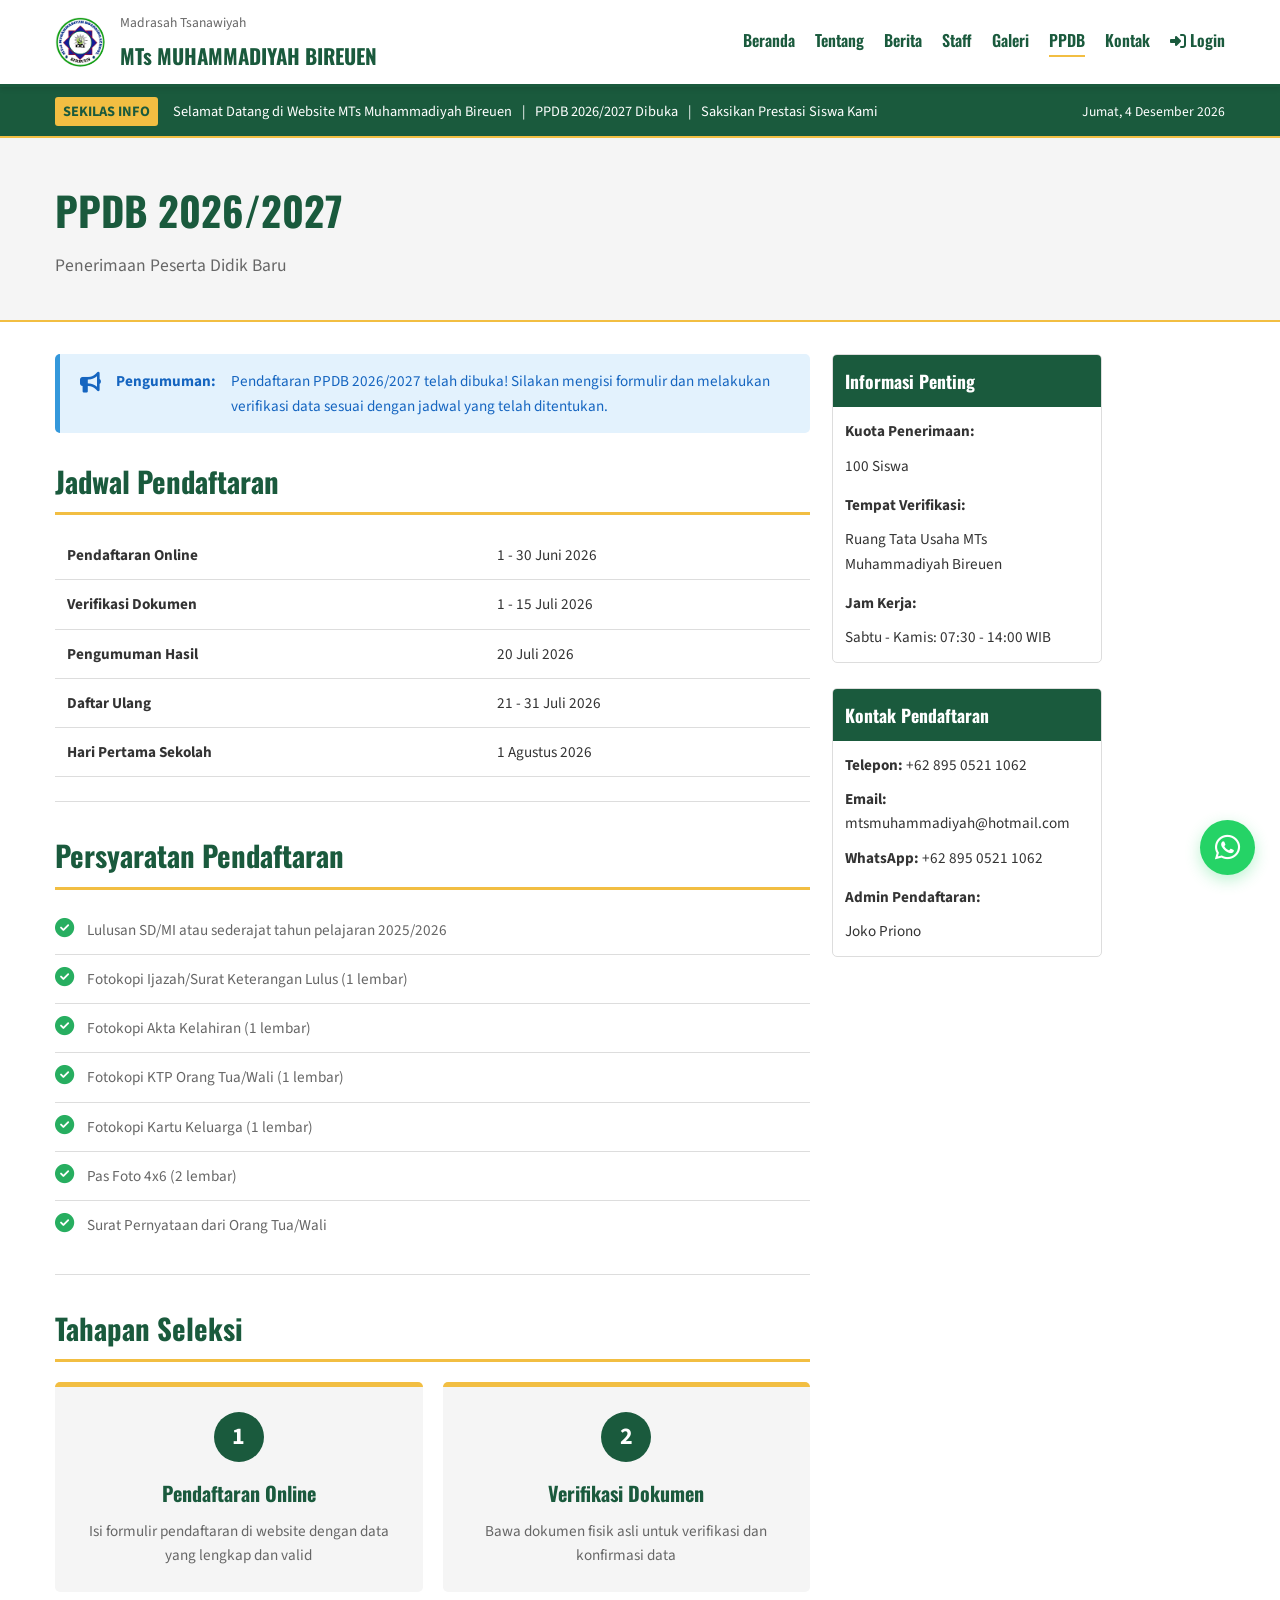
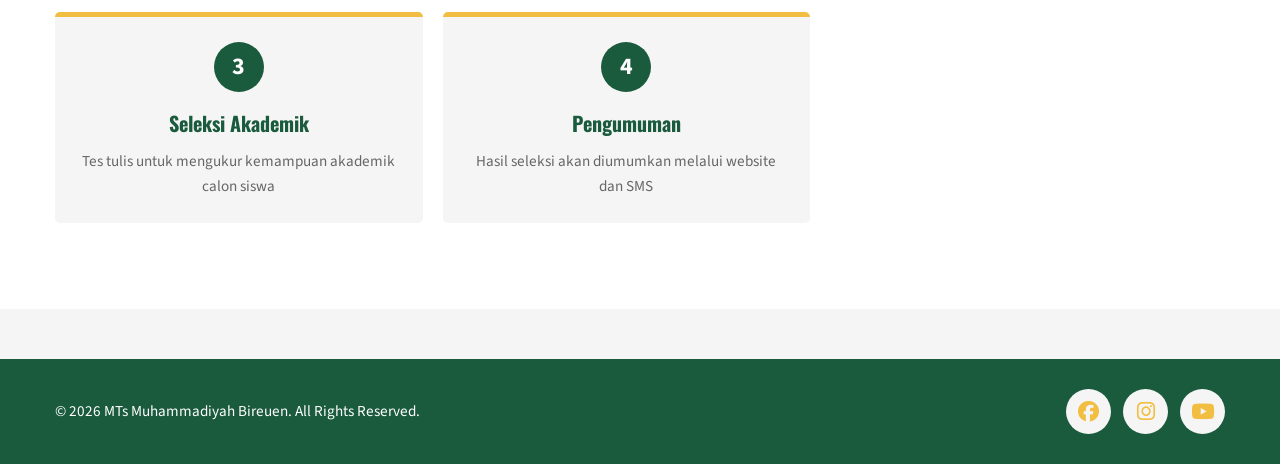
<file: ppbd.html>
﻿<!DOCTYPE html>
<html lang="id">
<head>
    <meta charset="UTF-8">
    <meta name="viewport" content="width=device-width, initial-scale=1.0">
    <title>PPDB | MTs Muhammadiyah Bireuen</title>
    <link rel="stylesheet" href="style.css">
    <link rel="stylesheet" href="https://cdnjs.cloudflare.com/ajax/libs/font-awesome/6.5.2/css/all.min.css">
    <link href="https://fonts.googleapis.com/css2?family=Oswald:wght@400;700&family=Source+Sans+3:wght@400;600&display=swap" rel="stylesheet">
</head>
<body>
    <!-- NAVIGATION -->
    <nav class="navbar">
        <div class="container">
            <div class="nav-content">
                <div class="logo-section">
                    <img src="Image/logo%20mts.png" alt="Logo MTs Muhammadiyah Bireuen" class="logo">
                    <div class="school-info">
                        <p class="school-type">Madrasah Tsanawiyah</p>
                        <h1>MTs MUHAMMADIYAH BIREUEN</h1>
                    </div>
                </div>
                <button class="nav-toggle" aria-label="Toggle Menu">
                    <i class="fas fa-bars"></i>
                </button>
                <ul class="nav-menu">
                    <li><a href="index.html">Beranda</a></li>
                    <li><a href="tentang.html">Tentang</a></li>
                    <li><a href="berita.html">Berita</a></li>
                    <li><a href="staff.html">Staff</a></li>
                    <li><a href="galeri.html">Galeri</a></li>
                    <li><a href="ppbd.html" class="active">PPDB</a></li>
                    <li><a href="kontak.html">Kontak</a></li>
                    <li><a href="login.html"><i class="fas fa-sign-in-alt"></i> Login</a></li>
                </ul>
            </div>
        </div>
    </nav>

    <!-- TICKER INFO -->
    <div class="ticker-info">
        <div class="container">
            <span class="ticker-label">SEKILAS INFO</span>
            <div class="ticker-content">
                <span>Selamat Datang di Website MTs Muhammadiyah Bireuen</span>
                <span>|</span>
                <span>PPDB 2026/2027 Dibuka</span>
                <span>|</span>
                <span>Saksikan Prestasi Siswa Kami</span>
            </div>
            <span class="ticker-date" id="info-date"></span>
        </div>
    </div>

    <!-- PAGE TITLE -->
    <div class="page-title">
        <h1>PPDB 2026/2027</h1>
        <p>Penerimaan Peserta Didik Baru</p>
    </div>

    <!-- MAIN CONTENT -->
    <main class="main-container">
        <div class="container">
            <div class="layout-2col">
                <!-- LEFT COLUMN -->
                <article class="content-main">
                    <!-- ANNOUNCEMENT -->
                    <div class="alert alert-info">
                        <i class="fas fa-bullhorn"></i>
                        <strong>Pengumuman:</strong> Pendaftaran PPDB 2026/2027 telah dibuka! Silakan mengisi formulir dan melakukan verifikasi data sesuai dengan jadwal yang telah ditentukan.
                    </div>

                    <!-- JADWAL -->
                    <section class="section">
                        <h2 class="section-title">Jadwal Pendaftaran</h2>
                        <table class="schedule-table">
                            <tr>
                                <td><strong>Pendaftaran Online</strong></td>
                                <td>1 - 30 Juni 2026</td>
                            </tr>
                            <tr>
                                <td><strong>Verifikasi Dokumen</strong></td>
                                <td>1 - 15 Juli 2026</td>
                            </tr>
                            <tr>
                                <td><strong>Pengumuman Hasil</strong></td>
                                <td>20 Juli 2026</td>
                            </tr>
                            <tr>
                                <td><strong>Daftar Ulang</strong></td>
                                <td>21 - 31 Juli 2026</td>
                            </tr>
                            <tr>
                                <td><strong>Hari Pertama Sekolah</strong></td>
                                <td>1 Agustus 2026</td>
                            </tr>
                        </table>
                    </section>

                    <!-- PERSYARATAN -->
                    <section class="section">
                        <h2 class="section-title">Persyaratan Pendaftaran</h2>
                        <ul class="requirements-list">
                            <li><i class="fas fa-check-circle"></i> Lulusan SD/MI atau sederajat tahun pelajaran 2025/2026</li>
                            <li><i class="fas fa-check-circle"></i> Fotokopi Ijazah/Surat Keterangan Lulus (1 lembar)</li>
                            <li><i class="fas fa-check-circle"></i> Fotokopi Akta Kelahiran (1 lembar)</li>
                            <li><i class="fas fa-check-circle"></i> Fotokopi KTP Orang Tua/Wali (1 lembar)</li>
                            <li><i class="fas fa-check-circle"></i> Fotokopi Kartu Keluarga (1 lembar)</li>
                            <li><i class="fas fa-check-circle"></i> Pas Foto 4x6 (2 lembar)</li>
                            <li><i class="fas fa-check-circle"></i> Surat Pernyataan dari Orang Tua/Wali</li>
                        </ul>
                    </section>

                    <!-- TAHAPAN SELEKSI -->
                    <section class="section">
                        <h2 class="section-title">Tahapan Seleksi</h2>
                        <div class="steps-container">
                            <div class="step">
                                <div class="step-number">1</div>
                                <h4>Pendaftaran Online</h4>
                                <p>Isi formulir pendaftaran di website dengan data yang lengkap dan valid</p>
                            </div>
                            <div class="step">
                                <div class="step-number">2</div>
                                <h4>Verifikasi Dokumen</h4>
                                <p>Bawa dokumen fisik asli untuk verifikasi dan konfirmasi data</p>
                            </div>
                            <div class="step">
                                <div class="step-number">3</div>
                                <h4>Seleksi Akademik</h4>
                                <p>Tes tulis untuk mengukur kemampuan akademik calon siswa</p>
                            </div>
                            <div class="step">
                                <div class="step-number">4</div>
                                <h4>Pengumuman</h4>
                                <p>Hasil seleksi akan diumumkan melalui website dan SMS</p>
                            </div>
                        </div>
                    </section>

                </article>

                <!-- RIGHT SIDEBAR -->
                <aside class="sidebar">
                    <div class="widget">
                        <div class="widget-header">
                            <h3>Informasi Penting</h3>
                        </div>
                        <div class="widget-body">
                            <p><strong>Kuota Penerimaan:</strong></p>
                            <p>100 Siswa</p>
                            <p style="margin-top: 15px;"><strong>Tempat Verifikasi:</strong></p>
                            <p>Ruang Tata Usaha MTs Muhammadiyah Bireuen</p>
                            <p style="margin-top: 15px;"><strong>Jam Kerja:</strong></p>
                            <p>Sabtu - Kamis: 07:30 - 14:00 WIB</p>
                        </div>
                    </div>

                    <div class="widget">
                        <div class="widget-header">
                            <h3>Kontak Pendaftaran</h3>
                        </div>
                        <div class="widget-body">
                            <p><strong>Telepon:</strong> +62 895 0521 1062</p>
                            <p><strong>Email:</strong> mtsmuhammadiyah@hotmail.com</p>
                            <p><strong>WhatsApp:</strong> +62 895 0521 1062</p>
                            <p style="margin-top: 15px;"><strong>Admin Pendaftaran:</strong></p>
                            <p>Joko Priono</p>
                        </div>
                    </div>
                </aside>
            </div>
        </div>
    </main>

    <!-- FOOTER -->
    <footer class="footer">
        <div class="container">
            <div class="footer-content">
                <p>&copy; 2026 MTs Muhammadiyah Bireuen. All Rights Reserved.</p>
                <div class="social-links">
                    <a href="#" title="Facebook"><i class="fab fa-facebook"></i></a>
                                        <a href="#" title="Instagram"><i class="fab fa-instagram"></i></a>
                    <a href="#" title="YouTube"><i class="fab fa-youtube"></i></a>
                </div>
            </div>
        </div>
    </footer>

    <!-- WHATSAPP BUTTON -->
    <a href="https://wa.me/6289505211062?text=Assalamualaikum%20warahmatullahi%20wabarakatuh.%20Mohon%20izin%2C%20saya%20ingin%20menanyakan%20informasi%20terkait%20Penerimaan%20Peserta%20Didik%20Baru%20%28PPDB%29%20di%20MTs%20Muhammadiyah%20Bireuen.%20Terima%20kasih." target="_blank" class="whatsapp-btn" title="Butuh Bantuan?">
        <i class="fab fa-whatsapp"></i>
    </a>

    <script src="script.js"></script>
</body>
</html>
</file>
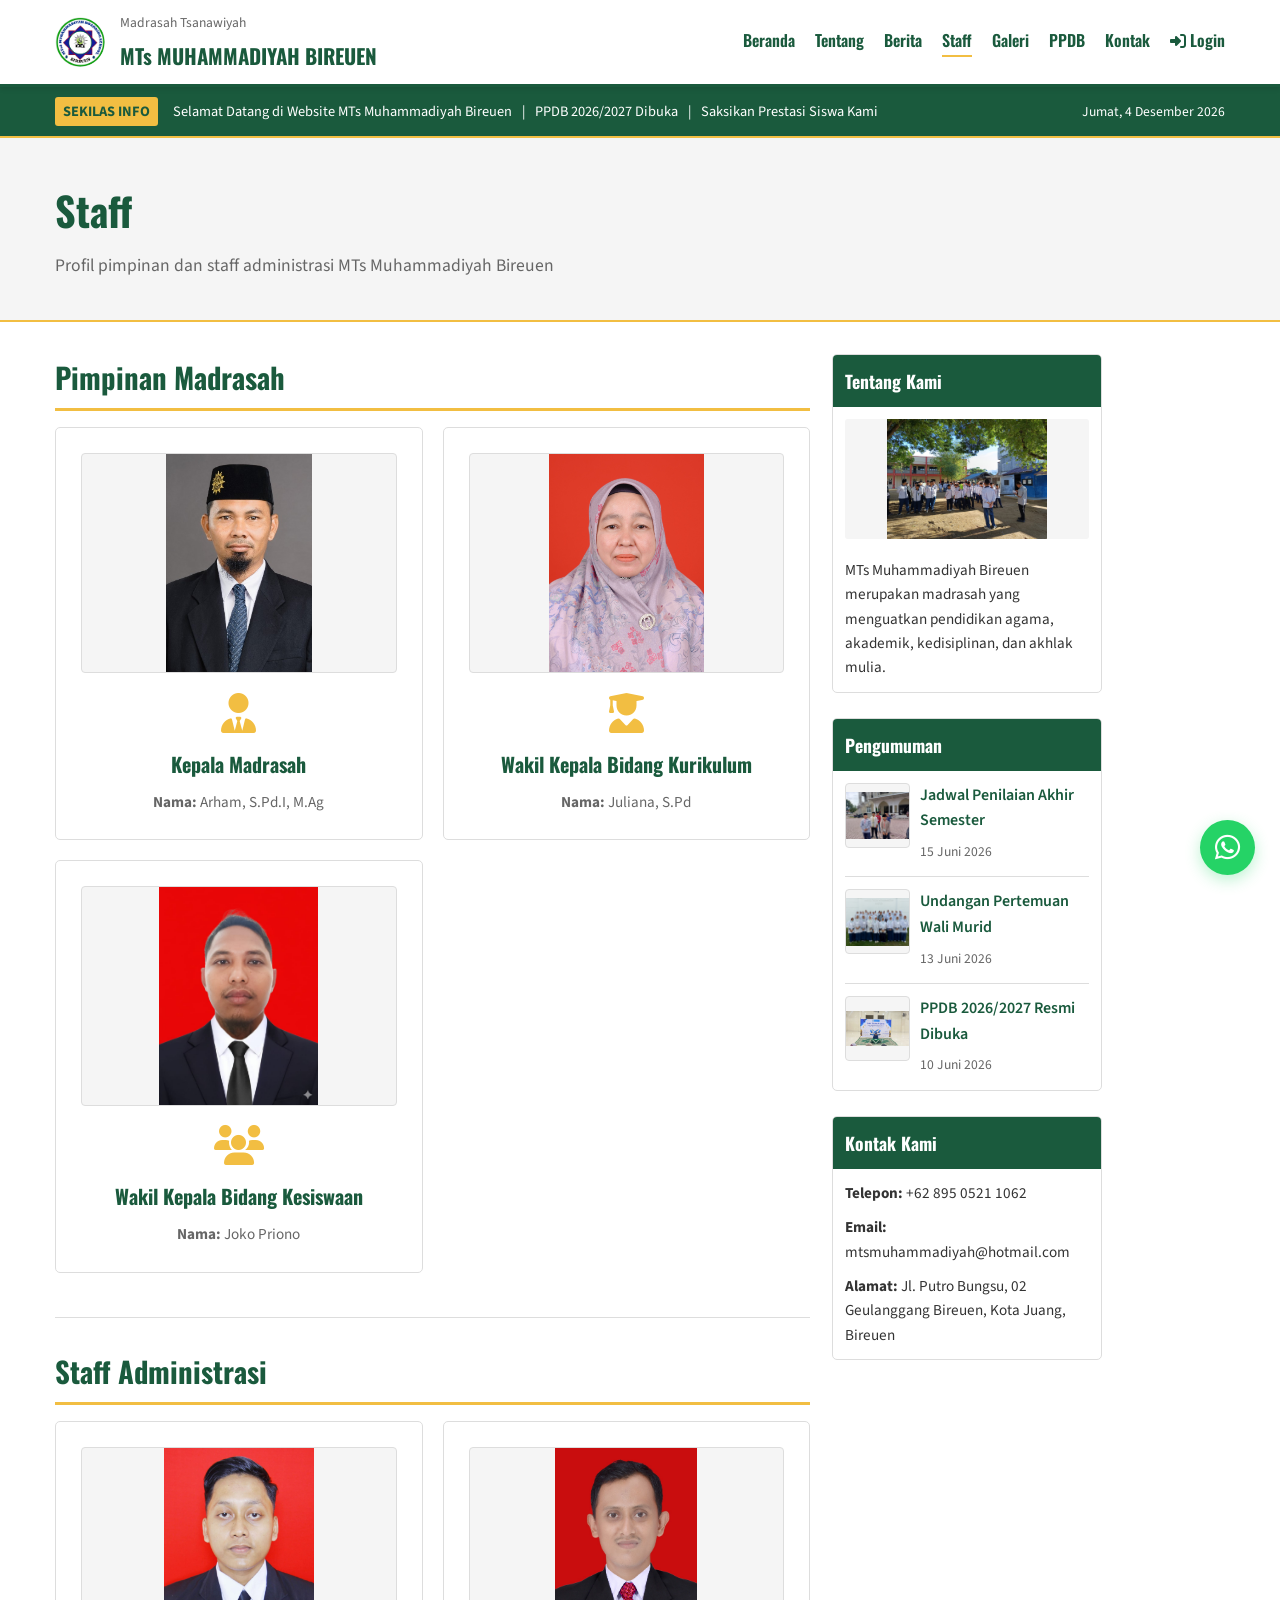
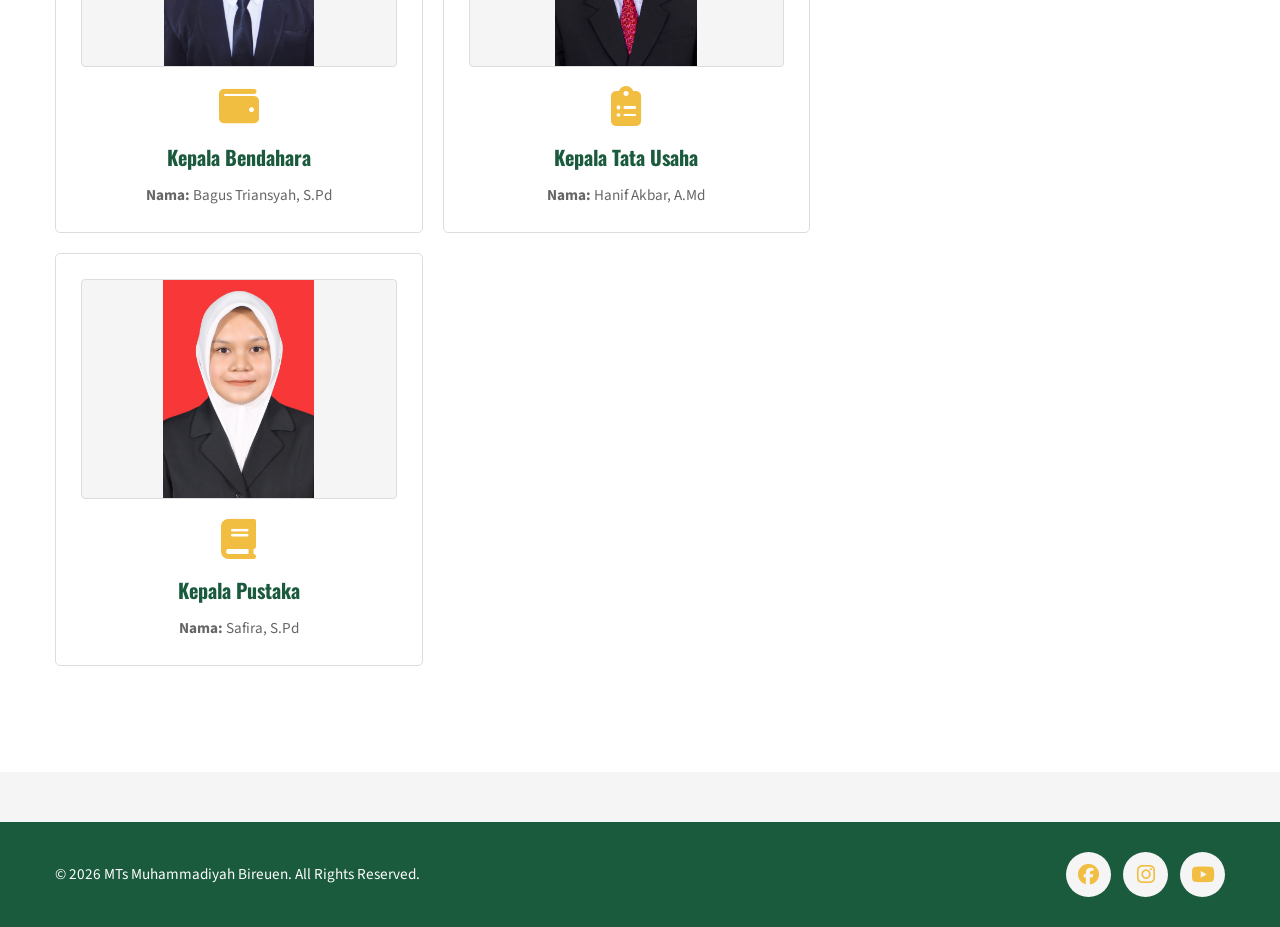
<file: staff.html>
﻿<!DOCTYPE html>
<html lang="id">
<head>
    <meta charset="UTF-8">
    <meta name="viewport" content="width=device-width, initial-scale=1.0">
    <title>Staff | MTs Muhammadiyah Bireuen</title>
    <link rel="stylesheet" href="style.css">
    <link rel="stylesheet" href="https://cdnjs.cloudflare.com/ajax/libs/font-awesome/6.5.2/css/all.min.css">
    <link href="https://fonts.googleapis.com/css2?family=Oswald:wght@400;700&family=Source+Sans+3:wght@400;600&display=swap" rel="stylesheet">
</head>
<body>
    <!-- NAVIGATION -->
    <nav class="navbar">
        <div class="container">
            <div class="nav-content">
                <div class="logo-section">
                    <img src="Image/logo%20mts.png" alt="Logo MTs Muhammadiyah Bireuen" class="logo">
                    <div class="school-info">
                        <p class="school-type">Madrasah Tsanawiyah</p>
                        <h1>MTs MUHAMMADIYAH BIREUEN</h1>
                    </div>
                </div>
                <button class="nav-toggle" aria-label="Toggle Menu">
                    <i class="fas fa-bars"></i>
                </button>
                <ul class="nav-menu">
                    <li><a href="index.html">Beranda</a></li>
                    <li><a href="tentang.html">Tentang</a></li>
                    <li><a href="berita.html">Berita</a></li>
                    <li><a href="staff.html" class="active">Staff</a></li>
                    <li><a href="galeri.html">Galeri</a></li>
                    <li><a href="ppbd.html">PPDB</a></li>
                    <li><a href="kontak.html">Kontak</a></li>
                    <li><a href="login.html"><i class="fas fa-sign-in-alt"></i> Login</a></li>
                </ul>
            </div>
        </div>
    </nav>

    <!-- TICKER INFO -->
    <div class="ticker-info">
        <div class="container">
            <span class="ticker-label">SEKILAS INFO</span>
            <div class="ticker-content">
                <span>Selamat Datang di Website MTs Muhammadiyah Bireuen</span>
                <span>|</span>
                <span>PPDB 2026/2027 Dibuka</span>
                <span>|</span>
                <span>Saksikan Prestasi Siswa Kami</span>
            </div>
            <span class="ticker-date" id="info-date"></span>
        </div>
    </div>

    <!-- PAGE TITLE -->
    <div class="page-title">
        <h1>Staff</h1>
        <p>Profil pimpinan dan staff administrasi MTs Muhammadiyah Bireuen</p>
    </div>

    <!-- MAIN CONTENT -->
    <main class="main-container">
        <div class="container">
            <div class="layout-2col">
                <!-- LEFT COLUMN -->
                <article class="content-main">
                    <section class="section">
                        <h2 class="section-title">Pimpinan Madrasah</h2>
                        <div class="facilities-grid">
                            <div class="facility-card">
                                <img src="Image/Arham.jpeg" alt="Kepala madrasah" class="description-photo">
                                <i class="fas fa-user-tie"></i>
                                <h4>Kepala Madrasah</h4>
                                <p><strong>Nama:</strong> Arham, S.Pd.I, M.Ag</p>
                            </div>
                            <div class="facility-card">
                                <img src="Image/Juliana.jpeg" alt="Wakil kepala bidang kurikulum" class="description-photo">
                                <i class="fas fa-user-graduate"></i>
                                <h4>Wakil Kepala Bidang Kurikulum</h4>
                                <p><strong>Nama:</strong> Juliana, S.Pd</p>
                            </div>
                            <div class="facility-card">
                                <img src="Image/Joko.jpeg" alt="Wakil kepala bidang kesiswaan" class="description-photo">
                                <i class="fas fa-users"></i>
                                <h4>Wakil Kepala Bidang Kesiswaan</h4>
                                <p><strong>Nama:</strong> Joko Priono</p>
                            </div>
                        </div>
                    </section>

                    <section class="section">
                        <h2 class="section-title">Staff Administrasi</h2>
                        <div class="facilities-grid">
                            <div class="facility-card">
                                <img src="Image/Bagus.jpeg" alt="Staff bendahara" class="description-photo">
                                <i class="fas fa-wallet"></i>
                                <h4>Kepala Bendahara</h4>
                                <p><strong>Nama:</strong> Bagus Triansyah, S.Pd</p>
                            </div>
                            <div class="facility-card">
                                <img src="Image/Hanif.jpeg" alt="Staff tata usaha" class="description-photo">
                                <i class="fas fa-clipboard-list"></i>
                                <h4>Kepala Tata Usaha</h4>
                                <p><strong>Nama:</strong> Hanif Akbar, A.Md</p>
                            </div>
                            <div class="facility-card">
                                <img src="Image/Safira.jpeg" alt="Kepala pustaka" class="description-photo">
                                <i class="fas fa-book"></i>
                                <h4>Kepala Pustaka</h4>
                                <p><strong>Nama:</strong> Safira, S.Pd</p>
                            </div>
                        </div>
                    </section>
                </article>

                <!-- RIGHT SIDEBAR -->
                <aside class="sidebar">
                    <div class="widget">
                        <div class="widget-header">
                            <h3>Tentang Kami</h3>
                        </div>
                        <div class="widget-body">
                            <img src="Image/Kegiatan%204.jpeg" alt="Kegiatan siswa MTs Muhammadiyah Bireuen" class="widget-logo">
                            <p>MTs Muhammadiyah Bireuen merupakan madrasah yang menguatkan pendidikan agama, akademik, kedisiplinan, dan akhlak mulia.</p>
                        </div>
                    </div>

                    <div class="widget">
                        <div class="widget-header">
                            <h3>Pengumuman</h3>
                        </div>
                        <div class="widget-body">
                            <div class="announcement-list">
                                <div class="announcement-item">
                                    <div class="announcement-media">
                                        <img src="Image/3512.jpg.jpeg" alt="Pengumuman jadwal penilaian" class="announcement-thumb">
                                        <div>
                                            <a href="#">Jadwal Penilaian Akhir Semester</a>
                                            <span class="date">15 Juni 2026</span>
                                        </div>
                                    </div>
                                </div>
                                <div class="announcement-item">
                                    <div class="announcement-media">
                                        <img src="Image/3538.jpg.jpeg" alt="Pengumuman undangan wali murid" class="announcement-thumb">
                                        <div>
                                            <a href="#">Undangan Pertemuan Wali Murid</a>
                                            <span class="date">13 Juni 2026</span>
                                        </div>
                                    </div>
                                </div>
                                <div class="announcement-item">
                                    <div class="announcement-media">
                                        <img src="Image/tasmi'.jpeg" alt="Pengumuman pembukaan PPDB" class="announcement-thumb">
                                        <div>
                                            <a href="#">PPDB 2026/2027 Resmi Dibuka</a>
                                            <span class="date">10 Juni 2026</span>
                                        </div>
                                    </div>
                                </div>
                            </div>
                        </div>
                    </div>

                    <div class="widget">
                        <div class="widget-header">
                            <h3>Kontak Kami</h3>
                        </div>
                        <div class="widget-body">
                            <p><strong>Telepon:</strong> +62 895 0521 1062</p>
                            <p><strong>Email:</strong> mtsmuhammadiyah@hotmail.com</p>
                            <p><strong>Alamat:</strong> Jl. Putro Bungsu, 02 Geulanggang Bireuen, Kota Juang, Bireuen</p>
                        </div>
                    </div>
                </aside>
            </div>
        </div>
    </main>

    <!-- FOOTER -->
    <footer class="footer">
        <div class="container">
            <div class="footer-content">
                <p>&copy; 2026 MTs Muhammadiyah Bireuen. All Rights Reserved.</p>
                <div class="social-links">
                    <a href="#" title="Facebook"><i class="fab fa-facebook"></i></a>
                                        <a href="#" title="Instagram"><i class="fab fa-instagram"></i></a>
                    <a href="#" title="YouTube"><i class="fab fa-youtube"></i></a>
                </div>
            </div>
        </div>
    </footer>

    <!-- WHATSAPP BUTTON -->
    <a href="https://wa.me/6289505211062?text=Assalamualaikum%20warahmatullahi%20wabarakatuh.%20Mohon%20izin%2C%20saya%20ingin%20menanyakan%20informasi%20terkait%20Penerimaan%20Peserta%20Didik%20Baru%20%28PPDB%29%20di%20MTs%20Muhammadiyah%20Bireuen.%20Terima%20kasih." target="_blank" class="whatsapp-btn" title="Butuh Bantuan?">
        <i class="fab fa-whatsapp"></i>
    </a>

    <script src="script.js"></script>
</body>
</html>
</file>
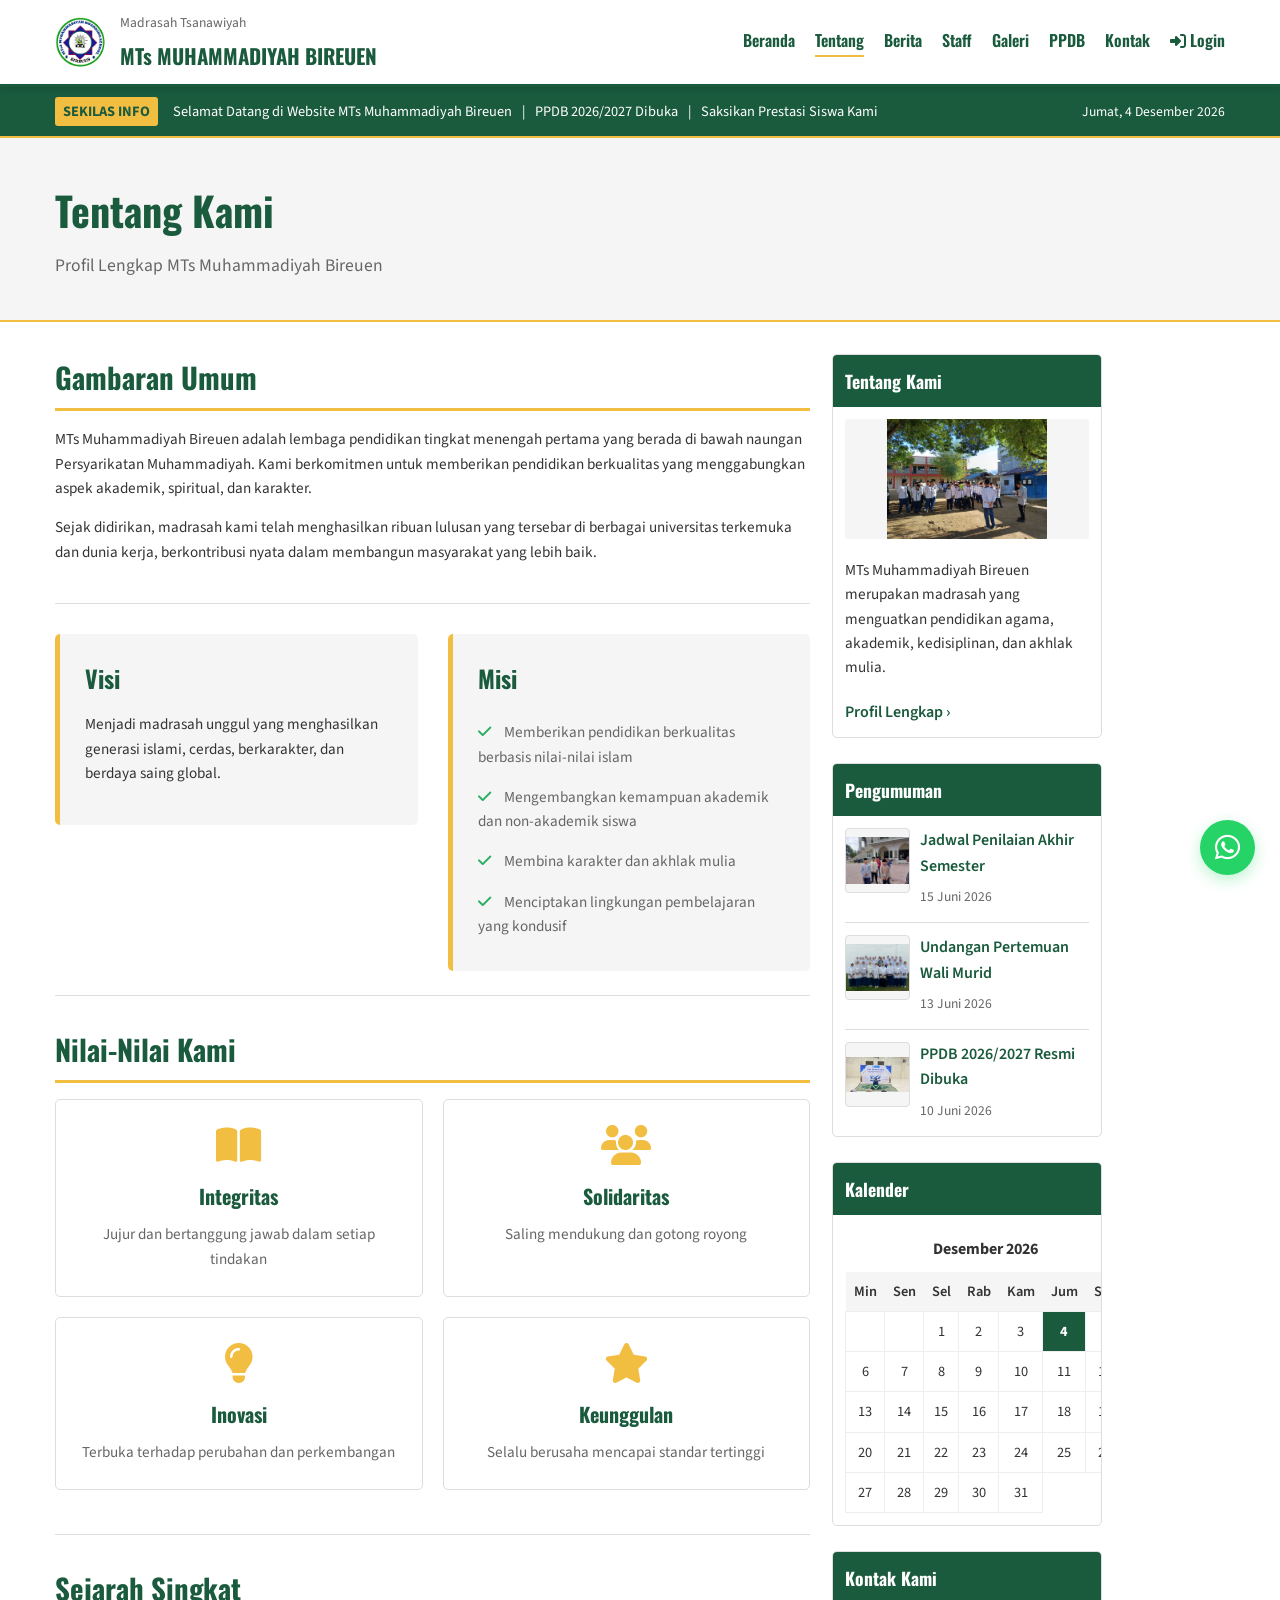
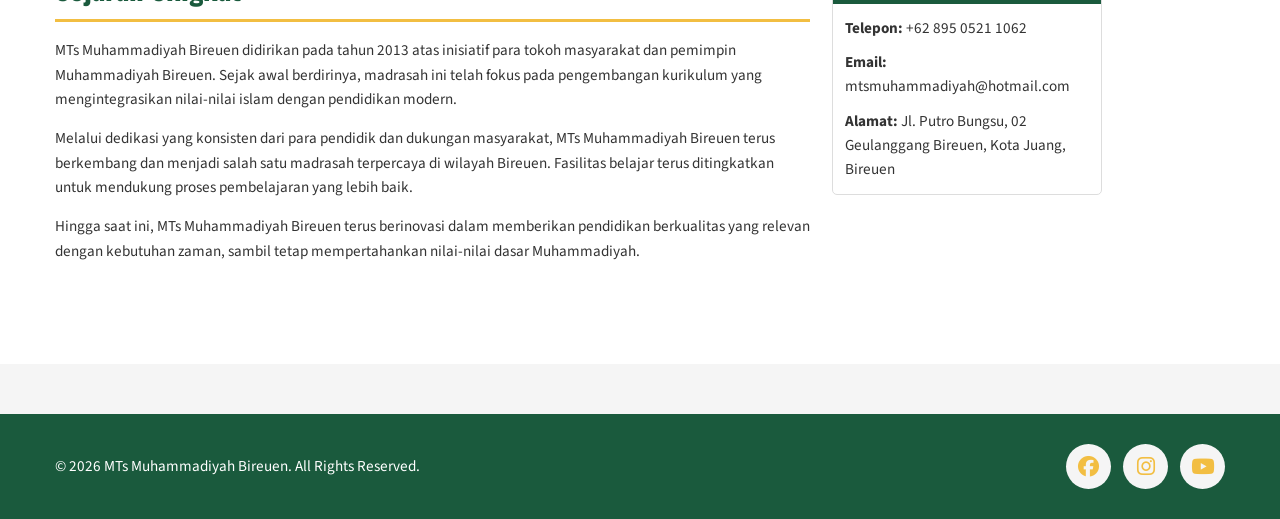
<file: tentang.html>
﻿<!DOCTYPE html>
<html lang="id">
<head>
    <meta charset="UTF-8">
    <meta name="viewport" content="width=device-width, initial-scale=1.0">
    <title>Tentang | MTs Muhammadiyah Bireuen</title>
    <link rel="stylesheet" href="style.css">
    <link rel="stylesheet" href="https://cdnjs.cloudflare.com/ajax/libs/font-awesome/6.5.2/css/all.min.css">
    <link href="https://fonts.googleapis.com/css2?family=Oswald:wght@400;700&family=Source+Sans+3:wght@400;600&display=swap" rel="stylesheet">
</head>
<body>
    <!-- NAVIGATION -->
    <nav class="navbar">
        <div class="container">
            <div class="nav-content">
                <div class="logo-section">
                    <img src="Image/logo%20mts.png" alt="Logo MTs Muhammadiyah Bireuen" class="logo">
                    <div class="school-info">
                        <p class="school-type">Madrasah Tsanawiyah</p>
                        <h1>MTs MUHAMMADIYAH BIREUEN</h1>
                    </div>
                </div>
                <button class="nav-toggle" aria-label="Toggle Menu">
                    <i class="fas fa-bars"></i>
                </button>
                <ul class="nav-menu">
                    <li><a href="index.html">Beranda</a></li>
                    <li><a href="tentang.html" class="active">Tentang</a></li>
                    <li><a href="berita.html">Berita</a></li>
                    <li><a href="staff.html">Staff</a></li>
                    <li><a href="galeri.html">Galeri</a></li>
                    <li><a href="ppbd.html">PPDB</a></li>
                    <li><a href="kontak.html">Kontak</a></li>
                    <li><a href="login.html"><i class="fas fa-sign-in-alt"></i> Login</a></li>
                </ul>
            </div>
        </div>
    </nav>

    <!-- TICKER INFO -->
    <div class="ticker-info">
        <div class="container">
            <span class="ticker-label">SEKILAS INFO</span>
            <div class="ticker-content">
                <span>Selamat Datang di Website MTs Muhammadiyah Bireuen</span>
                <span>|</span>
                <span>PPDB 2026/2027 Dibuka</span>
                <span>|</span>
                <span>Saksikan Prestasi Siswa Kami</span>
            </div>
            <span class="ticker-date" id="info-date"></span>
        </div>
    </div>

    <!-- PAGE TITLE -->
    <div class="page-title">
        <h1>Tentang Kami</h1>
        <p>Profil Lengkap MTs Muhammadiyah Bireuen</p>
    </div>

    <!-- MAIN CONTENT -->
    <main class="main-container">
        <div class="container">
            <div class="layout-2col">
                <!-- LEFT COLUMN -->
                <article class="content-main">
                    <!-- GAMBARAN UMUM -->
                    <section class="section">
                        <h2 class="section-title">Gambaran Umum</h2>
                        <p>MTs Muhammadiyah Bireuen adalah lembaga pendidikan tingkat menengah pertama yang berada di bawah naungan Persyarikatan Muhammadiyah. Kami berkomitmen untuk memberikan pendidikan berkualitas yang menggabungkan aspek akademik, spiritual, dan karakter.</p>
                        <p>Sejak didirikan, madrasah kami telah menghasilkan ribuan lulusan yang tersebar di berbagai universitas terkemuka dan dunia kerja, berkontribusi nyata dalam membangun masyarakat yang lebih baik.</p>
                    </section>

                    <!-- VISI MISI -->
                    <section class="section">
                        <div class="row">
                            <div class="col-half">
                                <div class="vision-box">
                                    <h3>Visi</h3>
                                    <p>Menjadi madrasah unggul yang menghasilkan generasi islami, cerdas, berkarakter, dan berdaya saing global.</p>
                                </div>
                            </div>
                            <div class="col-half">
                                <div class="mission-box">
                                    <h3>Misi</h3>
                                    <ul>
                                        <li><i class="fas fa-check"></i> Memberikan pendidikan berkualitas berbasis nilai-nilai islam</li>
                                        <li><i class="fas fa-check"></i> Mengembangkan kemampuan akademik dan non-akademik siswa</li>
                                        <li><i class="fas fa-check"></i> Membina karakter dan akhlak mulia</li>
                                        <li><i class="fas fa-check"></i> Menciptakan lingkungan pembelajaran yang kondusif</li>
                                    </ul>
                                </div>
                            </div>
                        </div>
                    </section>

                    <!-- NILAI-NILAI -->
                    <section class="section">
                        <h2 class="section-title">Nilai-Nilai Kami</h2>
                        <div class="values-grid">
                            <div class="value-card">
                                <i class="fas fa-book-open"></i>
                                <h4>Integritas</h4>
                                <p>Jujur dan bertanggung jawab dalam setiap tindakan</p>
                            </div>
                            <div class="value-card">
                                <i class="fas fa-users"></i>
                                <h4>Solidaritas</h4>
                                <p>Saling mendukung dan gotong royong</p>
                            </div>
                            <div class="value-card">
                                <i class="fas fa-lightbulb"></i>
                                <h4>Inovasi</h4>
                                <p>Terbuka terhadap perubahan dan perkembangan</p>
                            </div>
                            <div class="value-card">
                                <i class="fas fa-star"></i>
                                <h4>Keunggulan</h4>
                                <p>Selalu berusaha mencapai standar tertinggi</p>
                            </div>
                        </div>
                    </section>

                    <!-- SEJARAH -->
                    <section class="section">
                        <h2 class="section-title">Sejarah Singkat</h2>
                        <p>MTs Muhammadiyah Bireuen didirikan pada tahun 2013 atas inisiatif para tokoh masyarakat dan pemimpin Muhammadiyah Bireuen. Sejak awal berdirinya, madrasah ini telah fokus pada pengembangan kurikulum yang mengintegrasikan nilai-nilai islam dengan pendidikan modern.</p>
                        <p>Melalui dedikasi yang konsisten dari para pendidik dan dukungan masyarakat, MTs Muhammadiyah Bireuen terus berkembang dan menjadi salah satu madrasah terpercaya di wilayah Bireuen. Fasilitas belajar terus ditingkatkan untuk mendukung proses pembelajaran yang lebih baik.</p>
                        <p>Hingga saat ini, MTs Muhammadiyah Bireuen terus berinovasi dalam memberikan pendidikan berkualitas yang relevan dengan kebutuhan zaman, sambil tetap mempertahankan nilai-nilai dasar Muhammadiyah.</p>
                    </section>
                </article>

                <!-- RIGHT SIDEBAR -->
                <aside class="sidebar">
                    <!-- ABOUT WIDGET -->
                    <div class="widget">
                        <div class="widget-header">
                            <h3>Tentang Kami</h3>
                        </div>
                        <div class="widget-body">
                            <img src="Image/Kegiatan%204.jpeg" alt="Kegiatan siswa MTs Muhammadiyah Bireuen" class="widget-logo">
                            <p>MTs Muhammadiyah Bireuen merupakan madrasah yang menguatkan pendidikan agama, akademik, kedisiplinan, dan akhlak mulia.</p>
                            <a href="tentang.html" class="btn-text">Profil Lengkap ›</a>
                        </div>
                    </div>

                    <!-- ANNOUNCEMENT WIDGET -->
                    <div class="widget">
                        <div class="widget-header">
                            <h3>Pengumuman</h3>
                        </div>
                        <div class="widget-body">
                            <div class="announcement-list">
                                <div class="announcement-item">
                                    <div class="announcement-media">
                                        <img src="Image/3512.jpg.jpeg" alt="Pengumuman jadwal penilaian" class="announcement-thumb">
                                        <div>
                                            <a href="#">Jadwal Penilaian Akhir Semester</a>
                                            <span class="date">15 Juni 2026</span>
                                        </div>
                                    </div>
                                </div>
                                <div class="announcement-item">
                                    <div class="announcement-media">
                                        <img src="Image/3538.jpg.jpeg" alt="Pengumuman undangan wali murid" class="announcement-thumb">
                                        <div>
                                            <a href="#">Undangan Pertemuan Wali Murid</a>
                                            <span class="date">13 Juni 2026</span>
                                        </div>
                                    </div>
                                </div>
                                <div class="announcement-item">
                                    <div class="announcement-media">
                                        <img src="Image/tasmi'.jpeg" alt="Pengumuman pembukaan PPDB" class="announcement-thumb">
                                        <div>
                                            <a href="#">PPDB 2026/2027 Resmi Dibuka</a>
                                            <span class="date">10 Juni 2026</span>
                                        </div>
                                    </div>
                                </div>
                            </div>
                        </div>
                    </div>

                    <!-- CALENDAR WIDGET -->
                    <div class="widget">
                        <div class="widget-header">
                            <h3>Kalender</h3>
                        </div>
                        <div class="widget-body">
                            <div id="calendar" class="calendar"></div>
                        </div>
                    </div>

                    <!-- CONTACT WIDGET -->
                    <div class="widget">
                        <div class="widget-header">
                            <h3>Kontak Kami</h3>
                        </div>
                        <div class="widget-body">
                            <p><strong>Telepon:</strong> +62 895 0521 1062</p>
                            <p><strong>Email:</strong> mtsmuhammadiyah@hotmail.com</p>
                            <p><strong>Alamat:</strong> Jl. Putro Bungsu, 02 Geulanggang Bireuen, Kota Juang, Bireuen</p>
                        </div>
                    </div>
                </aside>
            </div>
        </div>
    </main>

    <!-- FOOTER -->
    <footer class="footer">
        <div class="container">
            <div class="footer-content">
                <p>&copy; 2026 MTs Muhammadiyah Bireuen. All Rights Reserved.</p>
                <div class="social-links">
                    <a href="#" title="Facebook"><i class="fab fa-facebook"></i></a>
                                        <a href="#" title="Instagram"><i class="fab fa-instagram"></i></a>
                    <a href="#" title="YouTube"><i class="fab fa-youtube"></i></a>
                </div>
            </div>
        </div>
    </footer>

    <!-- WHATSAPP BUTTON -->
    <a href="https://wa.me/6289505211062?text=Assalamualaikum%20warahmatullahi%20wabarakatuh.%20Mohon%20izin%2C%20saya%20ingin%20menanyakan%20informasi%20terkait%20Penerimaan%20Peserta%20Didik%20Baru%20%28PPDB%29%20di%20MTs%20Muhammadiyah%20Bireuen.%20Terima%20kasih." target="_blank" class="whatsapp-btn" title="Butuh Bantuan?">
        <i class="fab fa-whatsapp"></i>
    </a>

    <script src="script.js"></script>
</body>
</html>
</file>
<file: style.css>
/* ================== RESET & BASE ================== */
* {
    margin: 0;
    padding: 0;
    box-sizing: border-box;
}

html, body {
    height: 100%;
}

body {
    font-family: 'Source Sans 3', sans-serif;
    line-height: 1.6;
    color: #333;
    background-color: #f5f5f5;
}

/* ================== VARIABLES ================== */
:root {
    --primary-color: #1a5a3d;
    --secondary-color: #f2be42;
    --accent-color: #d63031;
    --light-bg: #f5f5f5;
    --border-color: #ddd;
    --text-dark: #333;
    --text-muted: #666;
    --success: #27ae60;
    --warning: #f39c12;
    --info: #3498db;
    --error: #e74c3c;
}

/* ================== TYPOGRAPHY ================== */
h1, h2, h3, h4, h5, h6 {
    font-family: 'Oswald', sans-serif;
    font-weight: 700;
    margin-bottom: 10px;
    color: var(--primary-color);
}

h1 { font-size: 2.5rem; }
h2 { font-size: 2rem; }
h3 { font-size: 1.5rem; }
h4 { font-size: 1.25rem; }
h5 { font-size: 1.1rem; }
h6 { font-size: 1rem; }

p {
    margin-bottom: 15px;
}

a {
    color: var(--primary-color);
    text-decoration: none;
    transition: color 0.3s ease;
}

a:hover {
    color: var(--secondary-color);
}

/* ================== LAYOUT ================== */
.container {
    max-width: 1200px;
    margin: 0 auto;
    padding: 0 15px;
}

/* ================== NAVIGATION ================== */
.navbar {
    background: white;
    border-bottom: 3px solid var(--primary-color);
    position: sticky;
    top: 0;
    z-index: 1000;
    box-shadow: 0 2px 5px rgba(0, 0, 0, 0.1);
}

.nav-content {
    display: flex;
    justify-content: space-between;
    align-items: center;
    padding: 12px 0;
}

.logo-section {
    display: flex;
    align-items: center;
    gap: 15px;
    flex: 1;
}

.logo {
    width: 50px;
    height: 50px;
    border-radius: 50%;
    object-fit: cover;
}

.school-info p {
    margin: 0;
    font-size: 0.85rem;
    color: var(--text-muted);
}

.school-info h1 {
    font-size: 1.3rem;
    margin: 5px 0 0 0;
}

.nav-menu {
    display: flex;
    list-style: none;
    gap: 20px;
}

.nav-menu a {
    font-family: 'Oswald', sans-serif;
    font-weight: 600;
    position: relative;
    padding-bottom: 5px;
}

.nav-menu a::after {
    content: '';
    position: absolute;
    bottom: 0;
    left: 0;
    width: 0;
    height: 2px;
    background: var(--secondary-color);
    transition: width 0.3s ease;
}

.nav-menu a:hover::after,
.nav-menu a.active::after {
    width: 100%;
}

.nav-toggle {
    display: none;
    background: none;
    border: none;
    cursor: pointer;
    font-size: 1.5rem;
    color: var(--primary-color);
}

/* ================== TICKER INFO ================== */
.ticker-info {
    background: var(--primary-color);
    color: white;
    padding: 10px 0;
    border-bottom: 2px solid var(--secondary-color);
}

.ticker-info .container {
    display: flex;
    align-items: center;
    gap: 15px;
    font-size: 0.9rem;
    flex-wrap: wrap;
}

.ticker-label {
    background: var(--secondary-color);
    color: var(--primary-color);
    padding: 3px 8px;
    border-radius: 3px;
    font-weight: bold;
    white-space: nowrap;
}

.ticker-content {
    flex: 1;
    display: flex;
    gap: 10px;
    flex-wrap: wrap;
}

.ticker-date {
    font-size: 0.85rem;
    white-space: nowrap;
}

/* ================== HERO BANNER ================== */
.hero-banner {
    position: relative;
    height: 400px;
    overflow: hidden;
}

.hero-image {
    width: 100%;
    height: 100%;
    object-fit: cover;
}

.hero-overlay {
    position: absolute;
    top: 0;
    left: 0;
    width: 100%;
    height: 100%;
    background: rgba(26, 90, 61, 0.5);
    display: flex;
    flex-direction: column;
    justify-content: center;
    align-items: center;
    text-align: center;
    color: white;
}

.hero-overlay h2 {
    font-size: 3rem;
    margin-bottom: 10px;
    color: white;
}

.hero-overlay p {
    font-size: 1.3rem;
    margin: 0;
}

/* ================== PAGE TITLE ================== */
.page-title {
    background: var(--light-bg);
    padding: 40px 0;
    text-align: left;
    border-bottom: 2px solid var(--secondary-color);
}

.page-title h1 {
    font-size: 2.5rem;
    margin-bottom: 10px;
    max-width: 1200px;
    margin-left: auto;
    margin-right: auto;
    padding: 0 15px;
}

.page-title p {
    font-size: 1.1rem;
    color: var(--text-muted);
    margin: 0;
    max-width: 1200px;
    margin-left: auto;
    margin-right: auto;
    padding: 0 15px;
}

/* ================== MAIN CONTENT ================== */
.main-container {
    padding: 32px 0;
    background: white;
    min-height: calc(100vh - 300px);
}

.layout-2col {
    display: grid;
    grid-template-columns: minmax(0, 0.86fr) 270px;
    justify-content: start;
    gap: 22px;
}

.content-main {
    font-size: 0.95rem;
}

/* ================== SECTIONS ================== */
.section {
    margin-bottom: 30px;
    padding-bottom: 24px;
    border-bottom: 1px solid var(--border-color);
}

.section:last-child {
    border-bottom: none;
}

.section-title {
    font-size: 1.8rem;
    margin-bottom: 16px;
    padding-bottom: 8px;
    border-bottom: 3px solid var(--secondary-color);
}

/* ================== FEATURED NEWS ================== */
.featured-news {
    display: grid;
    grid-template-columns: 1fr 1fr;
    gap: 20px;
    background: var(--light-bg);
    padding: 20px;
    border-radius: 5px;
    border-left: 5px solid var(--secondary-color);
}

.featured-image {
    width: 100%;
    height: auto;
    max-height: 250px;
    object-fit: contain;
    border-radius: 3px;
    background: var(--light-bg);
}

.featured-content h3 {
    font-size: 1.4rem;
    margin-bottom: 10px;
}

.featured-content a {
    color: var(--primary-color);
}

.date {
    color: var(--text-muted);
    font-size: 0.9rem;
    margin-bottom: 10px;
}

.excerpt {
    line-height: 1.6;
    margin-bottom: 15px;
}

.read-more {
    display: inline-block;
    color: var(--primary-color);
    font-weight: 600;
    transition: color 0.3s ease;
}

.read-more:hover {
    color: var(--secondary-color);
}

/* ================== ARTICLES LIST ================== */
.articles-list {
    display: flex;
    flex-direction: column;
    gap: 25px;
}

.article-item {
    display: grid;
    grid-template-columns: 1fr 1fr;
    gap: 20px;
    background: var(--light-bg);
    padding: 20px;
    border-radius: 5px;
    border-left: 5px solid var(--secondary-color);
}

.article-thumb {
    width: 100%;
    height: auto;
    max-height: 250px;
    object-fit: contain;
    border-radius: 3px;
    background: var(--light-bg);
}

.article-content h3 {
    font-size: 1.4rem;
    margin-bottom: 10px;
}

.article-item:last-child {
    margin-bottom: 0;
}

.article-content a {
    color: var(--primary-color);
    transition: color 0.3s ease;
}

.article-content a:hover {
    color: var(--secondary-color);
}

/* ================== NEWS ITEMS ================== */
.news-item {
    margin-bottom: 35px;
    padding-bottom: 35px;
    border-bottom: 1px solid var(--border-color);
}

.news-item:last-child {
    border-bottom: none;
}

.news-image {
    margin-bottom: 15px;
    border-radius: 5px;
    overflow: hidden;
}

.news-image img {
    width: 100%;
    height: auto;
    max-height: 250px;
    object-fit: contain;
    transition: transform 0.3s ease;
    background: var(--light-bg);
}

.news-image img:hover {
    transform: scale(1.05);
}

.news-item h3 {
    font-size: 1.2rem;
}

.news-item .date,
.news-item p,
.news-item .read-more {
    font-size: 0.9rem;
}

/* ================== SIDEBAR ================== */
.sidebar {
    display: flex;
    flex-direction: column;
    gap: 25px;
}

.widget {
    background: white;
    border: 1px solid var(--border-color);
    border-radius: 5px;
    overflow: hidden;
}

.widget-header {
    background: var(--primary-color);
    color: white;
    padding: 12px;
}

.widget-header h3 {
    margin: 0;
    font-size: 1.1rem;
    color: white;
}

.widget-body {
    padding: 12px;
}

.widget-logo {
    width: 100%;
    height: auto;
    max-height: 120px;
    object-fit: contain;
    margin-bottom: 10px;
    border-radius: 3px;
    background: var(--light-bg);
}

.widget-body p {
    font-size: 0.95rem;
    margin-bottom: 10px;
}

.widget-body p:last-child {
    margin-bottom: 0;
}

.btn-text {
    display: inline-block;
    color: var(--primary-color);
    font-weight: 600;
    margin-top: 10px;
    transition: color 0.3s ease;
}

.btn-text:hover {
    color: var(--secondary-color);
}

/* ================== ANNOUNCEMENT LIST ================== */
.announcement-list {
    display: flex;
    flex-direction: column;
    gap: 12px;
}

.announcement-item {
    padding-bottom: 12px;
    border-bottom: 1px solid var(--border-color);
}

.announcement-media {
    display: flex;
    gap: 10px;
    align-items: flex-start;
}

.announcement-thumb {
    width: 65px;
    height: 65px;
    object-fit: contain;
    border-radius: 4px;
    border: 1px solid var(--border-color);
    flex-shrink: 0;
    background: var(--light-bg);
}

.announcement-item:last-child {
    border-bottom: none;
    padding-bottom: 0;
}

.announcement-item a {
    display: block;
    font-weight: 600;
    color: var(--primary-color);
    margin-bottom: 5px;
}

.announcement-item .date {
    font-size: 0.85rem;
    color: var(--text-muted);
}

/* ================== PHOTO GALLERY ================== */
.photo-grid {
    display: grid;
    grid-template-columns: repeat(3, minmax(0, 1fr));
    gap: 15px;
}

.photo-card {
    margin: 0;
    border-radius: 6px;
    overflow: hidden;
    border: 1px solid var(--border-color);
    background: var(--light-bg);
}

.photo-card img {
    width: 100%;
    height: 180px;
    object-fit: contain;
    display: block;
    transition: transform 0.35s ease;
    background: var(--light-bg);
}

.photo-card:hover img {
    transform: scale(1.05);
}

/* ================== GRID LAYOUTS ================== */
.facilities-grid,
.values-grid,
.extracurricular-grid {
    display: grid;
    grid-template-columns: repeat(auto-fit, minmax(250px, 1fr));
    gap: 20px;
    margin-bottom: 20px;
}

/* ================== CARDS ================== */
.facility-card,
.value-card,
.extracurricular-card,
.contact-card {
    background: white;
    border: 1px solid var(--border-color);
    padding: 25px;
    text-align: center;
    border-radius: 5px;
    transition: all 0.3s ease;
}

.facility-card:hover,
.value-card:hover,
.extracurricular-card:hover,
.contact-card:hover {
    box-shadow: 0 5px 15px rgba(0, 0, 0, 0.1);
    transform: translateY(-5px);
}

.description-photo {
    width: 100%;
    height: auto;
    max-height: 220px;
    object-fit: contain;
    border-radius: 4px;
    margin-bottom: 12px;
    border: 1px solid var(--border-color);
    background: var(--light-bg);
}

.facility-card i,
.value-card i,
.extracurricular-card i,
.contact-card i {
    font-size: 2.5rem;
    color: var(--secondary-color);
    margin-bottom: 15px;
}

.facility-card h4,
.value-card h4,
.extracurricular-card h4,
.contact-card h4 {
    margin-bottom: 10px;
}

.facility-card p,
.value-card p,
.extracurricular-card p,
.contact-card p {
    font-size: 0.95rem;
    color: var(--text-muted);
    margin-bottom: 0;
}

.schedule {
    display: block;
    margin-top: 10px;
    font-size: 0.85rem;
    color: var(--primary-color);
    font-weight: 600;
}

/* ================== VISION & MISSION ================== */
.row {
    display: grid;
    grid-template-columns: 1fr 1fr;
    gap: 30px;
}

.col-half {
    flex: 1;
}

.vision-box,
.mission-box {
    background: var(--light-bg);
    padding: 25px;
    border-radius: 5px;
    border-left: 5px solid var(--secondary-color);
}

.vision-box h3,
.mission-box h3 {
    color: var(--primary-color);
    margin-bottom: 15px;
}

.mission-box ul {
    list-style: none;
    padding: 0;
}

.mission-box li {
    padding: 8px 0;
    color: var(--text-muted);
}

.mission-box i {
    color: var(--success);
    margin-right: 10px;
}

/* ================== TABLES ================== */
.schedule-table {
    width: 100%;
    border-collapse: collapse;
    margin-top: 15px;
}

.schedule-table tr {
    border-bottom: 1px solid var(--border-color);
}

.schedule-table td {
    padding: 12px;
}

.schedule-table tr:hover {
    background: var(--light-bg);
}

/* ================== REQUIREMENTS LIST ================== */
.requirements-list {
    list-style: none;
    padding: 0;
}

.requirements-list li {
    padding: 12px 0;
    border-bottom: 1px solid var(--border-color);
    color: var(--text-muted);
}

.requirements-list li:last-child {
    border-bottom: none;
}

.requirements-list i {
    color: var(--success);
    margin-right: 10px;
    font-size: 1.2rem;
}

/* ================== STEPS ================== */
.steps-container {
    display: grid;
    grid-template-columns: repeat(auto-fit, minmax(250px, 1fr));
    gap: 20px;
    margin-top: 20px;
}

.step {
    text-align: center;
    padding: 25px;
    background: var(--light-bg);
    border-radius: 5px;
    border-top: 5px solid var(--secondary-color);
}

.step-number {
    width: 50px;
    height: 50px;
    background: var(--primary-color);
    color: white;
    border-radius: 50%;
    display: flex;
    align-items: center;
    justify-content: center;
    font-size: 1.5rem;
    font-weight: bold;
    margin: 0 auto 15px;
}

.step h4 {
    color: var(--primary-color);
    margin-bottom: 10px;
}

.step p {
    font-size: 0.95rem;
    color: var(--text-muted);
    margin-bottom: 0;
}

/* ================== ALERTS ================== */
.alert {
    padding: 15px 20px;
    margin-bottom: 25px;
    border-radius: 5px;
    border-left: 5px solid;
    display: flex;
    align-items: flex-start;
    gap: 15px;
}

.alert i {
    font-size: 1.3rem;
    flex-shrink: 0;
    margin-top: 3px;
}

.alert-info {
    background: #e3f2fd;
    border-left-color: var(--info);
    color: #1565c0;
}

.alert-success {
    background: #e8f5e9;
    border-left-color: var(--success);
    color: #2e7d32;
}

.alert-warning {
    background: #fff3e0;
    border-left-color: var(--warning);
    color: #e65100;
}

.alert-error {
    background: #ffebee;
    border-left-color: var(--error);
    color: #c62828;
}

/* ================== FORMS ================== */
.contact-form {
    margin-top: 20px;
}

.form-group {
    margin-bottom: 20px;
}

.form-group label {
    display: block;
    margin-bottom: 8px;
    font-weight: 600;
    color: var(--primary-color);
}

.form-group input,
.form-group textarea {
    width: 100%;
    padding: 10px;
    border: 1px solid var(--border-color);
    border-radius: 3px;
    font-family: inherit;
    font-size: 1rem;
    transition: border-color 0.3s ease;
}

.form-group input:focus,
.form-group textarea:focus {
    outline: none;
    border-color: var(--primary-color);
    box-shadow: 0 0 5px rgba(26, 90, 61, 0.2);
}

/* ================== BUTTONS ================== */
.btn {
    display: inline-block;
    padding: 12px 25px;
    border-radius: 3px;
    font-weight: 600;
    text-align: center;
    cursor: pointer;
    transition: all 0.3s ease;
    border: none;
    font-size: 1rem;
}

.btn i {
    margin-right: 8px;
}

.btn-primary {
    background: var(--primary-color);
    color: white;
}

.btn-primary:hover {
    background: #134d2f;
    box-shadow: 0 5px 15px rgba(26, 90, 61, 0.3);
    transform: translateY(-2px);
}

.btn-secondary {
    background: var(--secondary-color);
    color: var(--primary-color);
}

.btn-secondary:hover {
    background: #e6a820;
}

/* ================== CTA SECTION ================== */
.cta-section {
    text-align: center;
    margin-top: 30px;
    padding-top: 30px;
    border-top: 1px solid var(--border-color);
}

/* ================== COST INFO ================== */
.cost-info {
    background: var(--light-bg);
    padding: 25px;
    border-radius: 5px;
    border-left: 5px solid var(--secondary-color);
}

.cost-info p {
    font-size: 1.1rem;
    margin-bottom: 12px;
}

.cost-info strong {
    color: var(--primary-color);
}

.cost-info .note {
    font-size: 0.9rem;
    color: var(--text-muted);
    margin-top: 15px;
    padding-top: 15px;
    border-top: 1px solid var(--border-color);
}

.cost-info i {
    margin-right: 8px;
}

/* ================== PAGINATION ================== */
.pagination {
    display: flex;
    gap: 10px;
    justify-content: center;
    margin-top: 35px;
    padding-top: 30px;
    border-top: 1px solid var(--border-color);
}

.page-link {
    display: inline-flex;
    align-items: center;
    justify-content: center;
    width: 40px;
    height: 40px;
    border: 1px solid var(--border-color);
    border-radius: 3px;
    color: var(--primary-color);
    transition: all 0.3s ease;
}

.page-link:hover,
.page-link.active {
    background: var(--primary-color);
    color: white;
    border-color: var(--primary-color);
}

.page-dots {
    padding: 0 5px;
}

/* ================== VISITOR STATS ================== */
.visitor-stats {
    display: grid;
    grid-template-columns: 1fr;
    gap: 15px;
}

.stat-item {
    padding: 15px;
    background: var(--light-bg);
    border-radius: 3px;
    text-align: center;
}

.stat-label {
    font-size: 0.85rem;
    color: var(--text-muted);
    margin-bottom: 8px;
}

.stat-value {
    font-size: 1.8rem;
    font-weight: bold;
    color: var(--primary-color);
}

/* ================== SOCIAL LINKS ================== */
.social-links,
.social-links-widget {
    display: flex;
    gap: 12px;
    justify-content: center;
}

.social-links-widget {
    flex-direction: column;
    margin-top: 12px;
}

.social-links a,
.social-links-widget a {
    display: inline-flex;
    align-items: center;
    justify-content: center;
    width: 45px;
    height: 45px;
    background: var(--light-bg);
    color: var(--primary-color);
    border-radius: 50%;
    transition: all 0.3s ease;
    font-size: 1.3rem;
}

.social-links-widget a {
    width: auto;
    height: auto;
    border-radius: 3px;
    padding: 8px 12px;
    font-size: 1rem;
}

.social-links a:hover {
    background: var(--primary-color);
    color: white;
    transform: translateY(-3px);
}

.social-links-widget a:hover {
    background: var(--primary-color);
    color: white;
}

/* ================== FOOTER ================== */
.footer {
    background: var(--primary-color);
    color: white;
    padding: 30px 0;
    margin-top: 50px;
}

.footer-content {
    display: flex;
    justify-content: space-between;
    align-items: center;
    flex-wrap: wrap;
    gap: 20px;
}

.footer p {
    margin-bottom: 0;
    font-size: 0.95rem;
}

.footer a {
    color: var(--secondary-color);
}

.footer a:hover {
    color: white;
}

/* ================== WHATSAPP BUTTON ================== */
.whatsapp-btn {
    position: fixed;
    bottom: 25px;
    right: 25px;
    width: 55px;
    height: 55px;
    background: #25d366;
    color: white;
    border-radius: 50%;
    display: flex;
    align-items: center;
    justify-content: center;
    font-size: 1.8rem;
    box-shadow: 0 5px 15px rgba(37, 211, 102, 0.3);
    transition: all 0.3s ease;
    z-index: 999;
}

.whatsapp-btn:hover {
    transform: scale(1.1);
    box-shadow: 0 8px 20px rgba(37, 211, 102, 0.4);
}

/* ================== RESPONSIVE DESIGN ================== */
@media (max-width: 820px) {
    .nav-menu {
        position: absolute;
        top: 100%;
        left: 0;
        right: 0;
        background: white;
        flex-direction: column;
        gap: 0;
        display: none;
        box-shadow: 0 5px 15px rgba(0, 0, 0, 0.1);
    }

    .nav-menu.show {
        display: flex;
    }

    .nav-menu li {
        border-bottom: 1px solid var(--border-color);
    }

    .nav-menu a {
        display: block;
        padding: 15px;
    }

    .nav-toggle {
        display: flex;
    }

    .logo-section {
        flex: 1;
    }

    .layout-2col {
        grid-template-columns: 1fr;
    }

    .sidebar {
        order: -1;
    }

    .featured-news {
        grid-template-columns: 1fr;
    }

    .article-item {
        grid-template-columns: 1fr;
    }

    .row {
        grid-template-columns: 1fr;
    }

    .hero-overlay h2 {
        font-size: 2rem;
    }

    .hero-overlay p {
        font-size: 1rem;
    }

    .facilities-grid,
    .values-grid,
    .extracurricular-grid,
    .photo-grid {
        grid-template-columns: repeat(auto-fit, minmax(200px, 1fr));
    }

    .steps-container {
        grid-template-columns: repeat(auto-fit, minmax(200px, 1fr));
    }

    .page-title h1 {
        font-size: 1.8rem;
    }

    .section-title {
        font-size: 1.4rem;
    }

    h1 { font-size: 1.8rem; }
    h2 { font-size: 1.5rem; }
    h3 { font-size: 1.2rem; }

    .social-links {
        flex-wrap: wrap;
    }

    .contact-cards {
        grid-template-columns: repeat(2, 1fr) !important;
    }
}

@media (max-width: 600px) {
    .container {
        padding: 0 12px;
    }

    .nav-content {
        flex-wrap: wrap;
    }

    .logo-section {
        gap: 10px;
    }

    .logo {
        width: 40px;
        height: 40px;
    }

    .school-info h1 {
        font-size: 1rem;
    }

    .school-info p {
        font-size: 0.75rem;
    }

    .ticker-info .container {
        flex-direction: column;
        gap: 8px;
        font-size: 0.8rem;
    }

    .hero-banner {
        height: 250px;
    }

    .hero-overlay h2 {
        font-size: 1.5rem;
    }

    .hero-overlay p {
        font-size: 0.9rem;
    }

    .page-title {
        padding: 25px 0;
    }

    .page-title h1 {
        font-size: 1.5rem;
    }

    .main-container {
        padding: 20px 0;
    }

    .layout-2col {
        gap: 20px;
    }

    .section {
        margin-bottom: 20px;
        padding-bottom: 16px;
    }

    .featured-news {
        padding: 15px;
        border-radius: 3px;
    }

    .article-item {
        padding: 15px;
        border-radius: 3px;
    }

    .featured-image,
    .article-thumb,
    .news-image img {
        max-height: 200px;
    }

    .facilities-grid,
    .values-grid,
    .extracurricular-grid,
    .photo-grid {
        grid-template-columns: 1fr;
        gap: 15px;
    }

    .photo-card img {
        height: 210px;
    }

    .facility-card,
    .value-card,
    .extracurricular-card,
    .contact-card {
        padding: 15px;
    }

    .description-photo {
        height: auto;
        max-height: 180px;
    }

    .steps-container {
        grid-template-columns: 1fr;
    }

    .step {
        padding: 15px;
    }

    .section-title {
        font-size: 1.2rem;
    }

    h1 { font-size: 1.4rem; }
    h2 { font-size: 1.1rem; }
    h3 { font-size: 1rem; }

    .btn {
        padding: 10px 20px;
        font-size: 0.9rem;
    }

    .schedule-table td {
        padding: 10px;
        font-size: 0.9rem;
    }

    .form-group {
        margin-bottom: 15px;
    }

    .contact-cards {
        display: flex;
        flex-direction: column;
        gap: 15px !important;
    }

    .pagination {
        gap: 5px;
    }

    .page-link {
        width: 35px;
        height: 35px;
        font-size: 0.9rem;
    }

    .footer-content {
        flex-direction: column;
        text-align: center;
    }

    .whatsapp-btn {
        bottom: 20px;
        right: 20px;
        width: 50px;
        height: 50px;
        font-size: 1.5rem;
    }

    .social-links {
        justify-content: center;
    }

    .announcement-thumb {
        width: 58px;
        height: 58px;
    }
}
</file>
